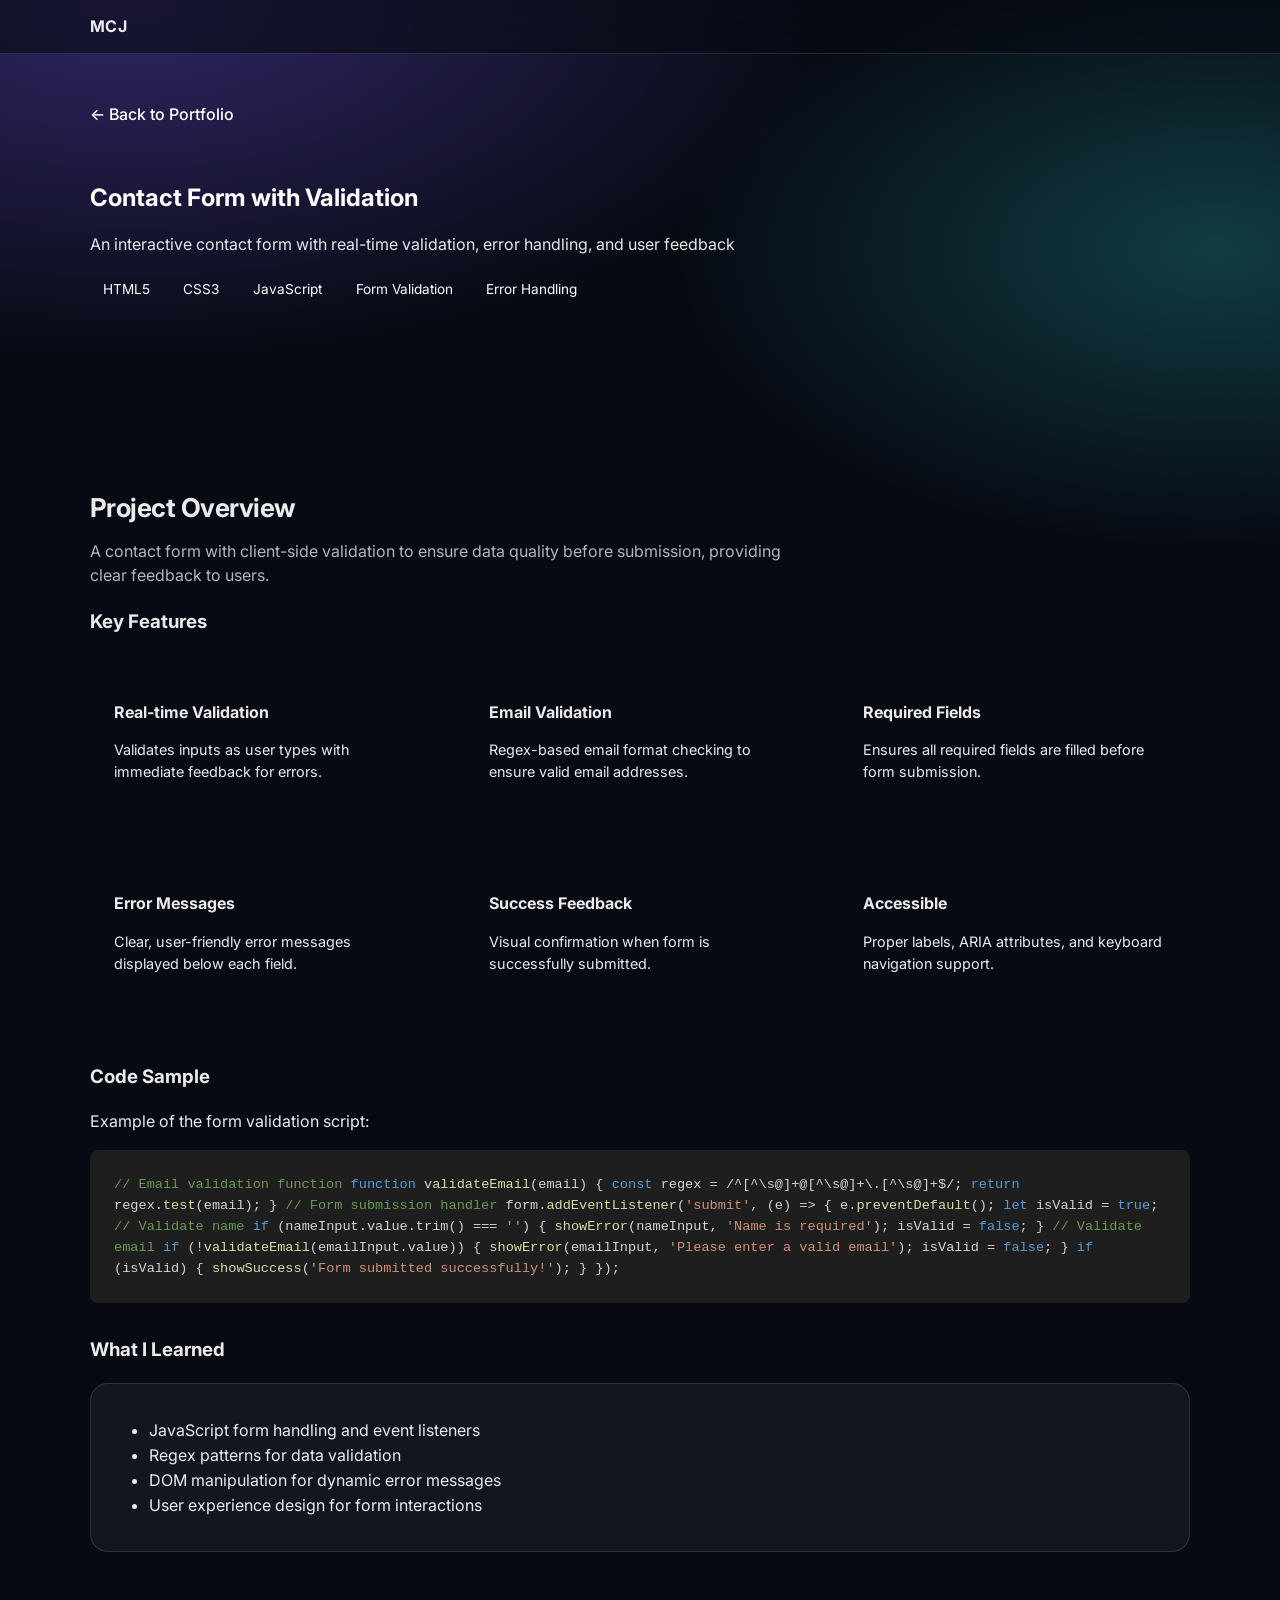
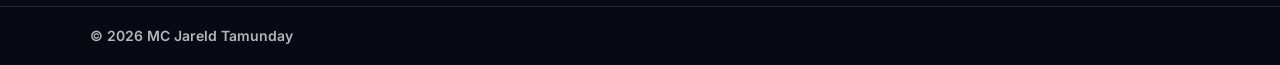
<file: project-contact-form.html>
<!doctype html>
<html lang="en">
  <head>
    <meta charset="UTF-8" />
    <meta name="viewport" content="width=device-width, initial-scale=1.0" />
    <title>Contact Form with Validation | MC Jareld Tamunday</title>
    <link rel="preconnect" href="https://fonts.googleapis.com" />
    <link rel="preconnect" href="https://fonts.gstatic.com" crossorigin />
    <link
      href="https://fonts.googleapis.com/css2?family=Inter:wght@400;500;600;700&display=swap"
      rel="stylesheet"
    />
    <link rel="stylesheet" href="styles.css" />
    <style>
      .project-hero {
        background: linear-gradient(135deg, var(--color-primary) 0%, #8b5cf6 100%);
        color: white;
        padding: 3rem 0;
        margin-bottom: 3rem;
      }
      .project-hero h1 {
        color: white;
        margin-bottom: 0.5rem;
      }
      .project-hero p {
        opacity: 0.9;
      }
      .feature-grid {
        display: grid;
        grid-template-columns: repeat(auto-fit, minmax(280px, 1fr));
        gap: 1.5rem;
        margin-bottom: 3rem;
      }
      .feature-card {
        background: var(--color-bg-alt);
        padding: 1.5rem;
        border-radius: 8px;
        border-left: 3px solid var(--color-primary);
      }
      .feature-card h4 {
        margin-bottom: 0.5rem;
        color: var(--color-text);
      }
      .feature-card p {
        color: var(--color-muted);
        font-size: 0.9rem;
      }
      .code-block {
        background: #1e1e1e;
        color: #d4d4d4;
        padding: 1.5rem;
        border-radius: 8px;
        overflow-x: auto;
        font-family: 'Consolas', 'Monaco', monospace;
        font-size: 0.85rem;
        margin-bottom: 2rem;
      }
      .code-block .comment {
        color: #6a9955;
      }
      .code-block .keyword {
        color: #569cd6;
      }
      .code-block .function {
        color: #dcdcaa;
      }
      .code-block .string {
        color: #ce9178;
      }
      .back-link {
        display: inline-block;
        margin-bottom: 2rem;
        color: var(--color-primary);
        text-decoration: none;
        font-weight: 500;
      }
      .back-link:hover {
        text-decoration: underline;
      }
      .tech-list {
        display: flex;
        flex-wrap: wrap;
        gap: 0.5rem;
        margin-bottom: 2rem;
      }
      .tech-list span {
        background: var(--color-bg-alt);
        padding: 0.4rem 0.8rem;
        border-radius: 20px;
        font-size: 0.85rem;
        color: var(--color-text);
      }
    </style>
  </head>
  <body>
    <header class="site-header">
      <div class="container header-inner">
        <a class="brand" href="index.html">MCJ</a>
      </div>
    </header>

    <main>
      <section class="project-hero">
        <div class="container">
          <a class="back-link" href="index.html" style="color: white;">← Back to Portfolio</a>
          <h1>Contact Form with Validation</h1>
          <p>An interactive contact form with real-time validation, error handling, and user feedback</p>
          <div class="tech-list">
            <span>HTML5</span>
            <span>CSS3</span>
            <span>JavaScript</span>
            <span>Form Validation</span>
            <span>Error Handling</span>
          </div>
        </div>
      </section>

      <section class="section">
        <div class="container">
          <div class="section-head">
            <h2>Project Overview</h2>
            <p>A contact form with client-side validation to ensure data quality before submission, providing clear feedback to users.</p>
          </div>

          <h3>Key Features</h3>
          <div class="feature-grid">
            <div class="feature-card">
              <h4>Real-time Validation</h4>
              <p>Validates inputs as user types with immediate feedback for errors.</p>
            </div>
            <div class="feature-card">
              <h4>Email Validation</h4>
              <p>Regex-based email format checking to ensure valid email addresses.</p>
            </div>
            <div class="feature-card">
              <h4>Required Fields</h4>
              <p>Ensures all required fields are filled before form submission.</p>
            </div>
            <div class="feature-card">
              <h4>Error Messages</h4>
              <p>Clear, user-friendly error messages displayed below each field.</p>
            </div>
            <div class="feature-card">
              <h4>Success Feedback</h4>
              <p>Visual confirmation when form is successfully submitted.</p>
            </div>
            <div class="feature-card">
              <h4>Accessible</h4>
              <p>Proper labels, ARIA attributes, and keyboard navigation support.</p>
            </div>
          </div>

          <h3>Code Sample</h3>
          <p style="color: var(--color-muted); margin-bottom: 1rem;">Example of the form validation script:</p>
          <div class="code-block">
<span class="comment">// Email validation function</span>
<span class="keyword">function</span> <span class="function">validateEmail</span>(email) {
  <span class="keyword">const</span> regex = /^[^\s@]+@[^\s@]+\.[^\s@]+$/;
  <span class="keyword">return</span> regex.<span class="function">test</span>(email);
}

<span class="comment">// Form submission handler</span>
form.<span class="function">addEventListener</span>(<span class="string">'submit'</span>, (e) => {
  e.<span class="function">preventDefault</span>();
  <span class="keyword">let</span> isValid = <span class="keyword">true</span>;
  
  <span class="comment">// Validate name</span>
  <span class="keyword">if</span> (nameInput.value.trim() === <span class="string">''</span>) {
    <span class="function">showError</span>(nameInput, <span class="string">'Name is required'</span>);
    isValid = <span class="keyword">false</span>;
  }
  
  <span class="comment">// Validate email</span>
  <span class="keyword">if</span> (!<span class="function">validateEmail</span>(emailInput.value)) {
    <span class="function">showError</span>(emailInput, <span class="string">'Please enter a valid email'</span>);
    isValid = <span class="keyword">false</span>;
  }
  
  <span class="keyword">if</span> (isValid) {
    <span class="function">showSuccess</span>(<span class="string">'Form submitted successfully!'</span>);
  }
});
          </div>

          <h3>What I Learned</h3>
          <div class="card">
            <ul>
              <li>JavaScript form handling and event listeners</li>
              <li>Regex patterns for data validation</li>
              <li>DOM manipulation for dynamic error messages</li>
              <li>User experience design for form interactions</li>
            </ul>
          </div>

        </div>
      </section>
    </main>

    <footer class="site-footer">
      <div class="container footer-inner">
        <div class="footer-left">© <span id="year"></span> MC Jareld Tamunday</div>
      </div>
    </footer>

    <script src="script.js"></script>
  </body>
</html>
</file>
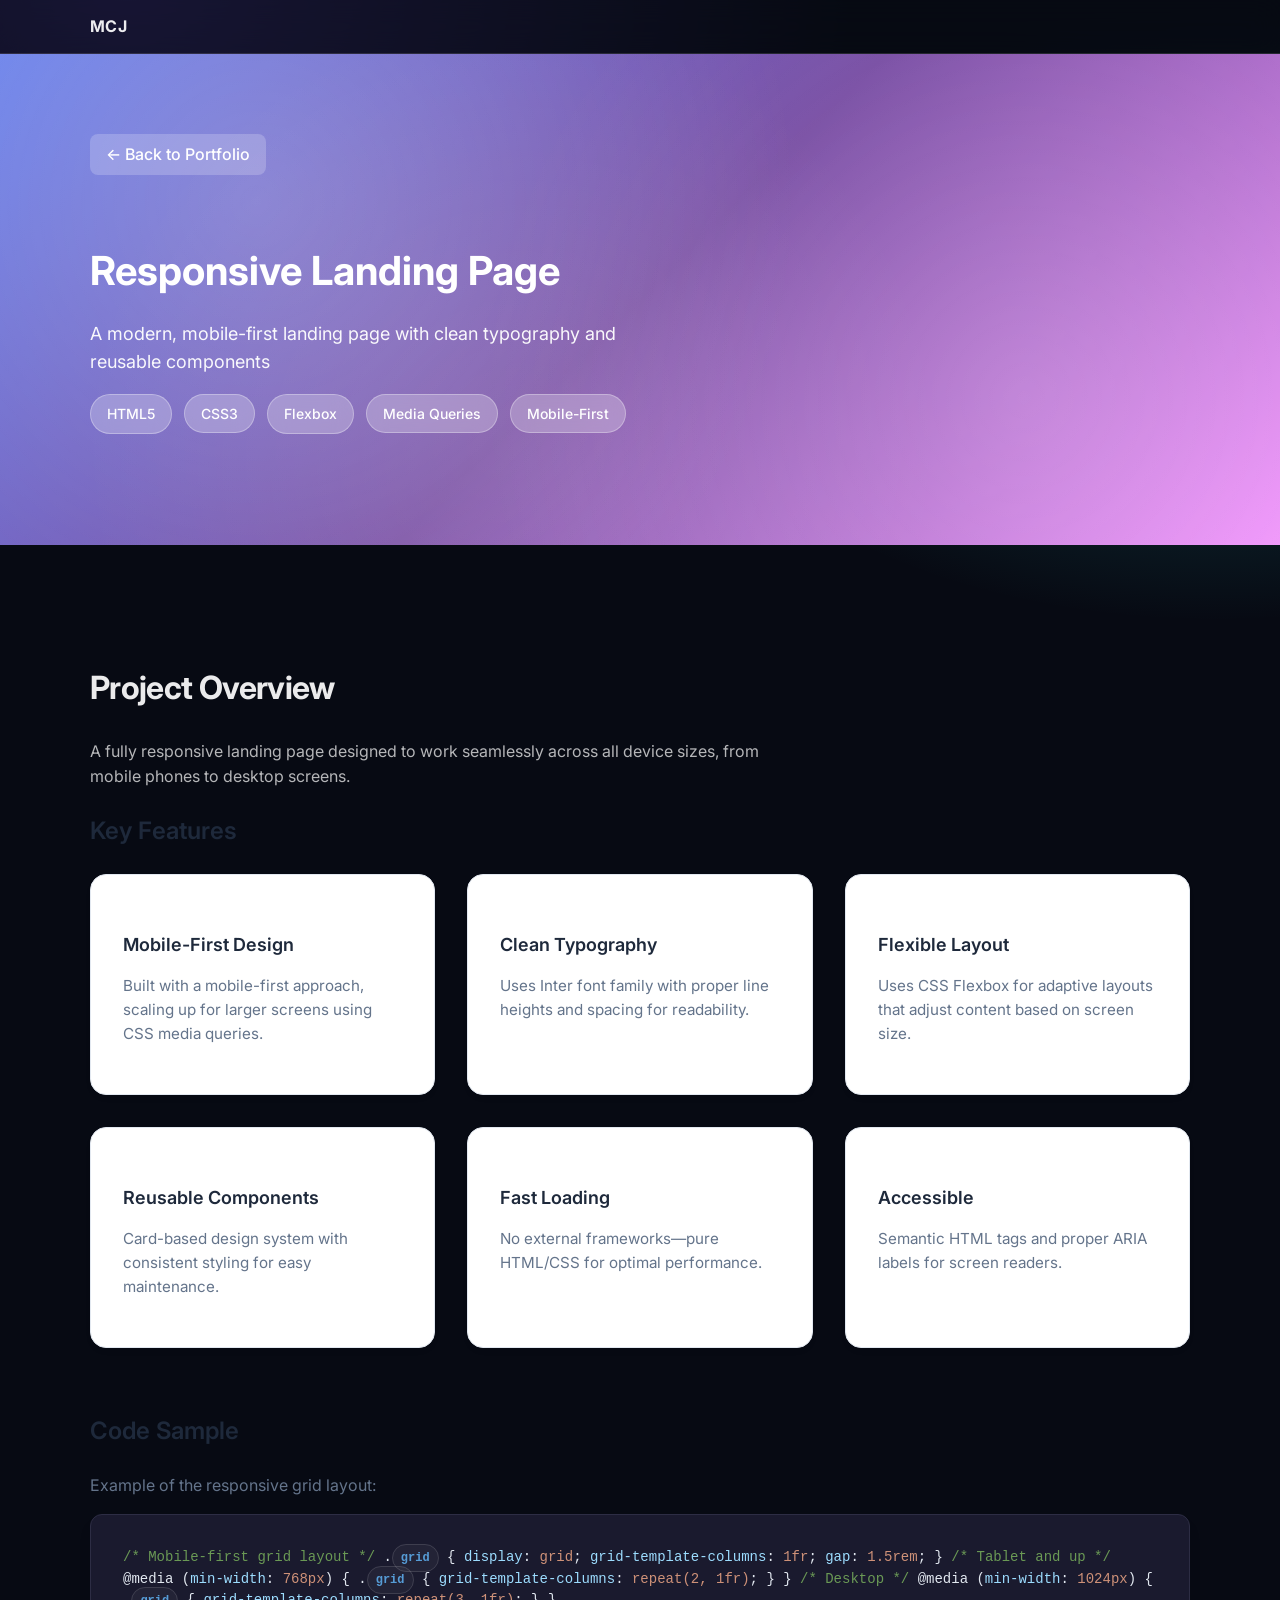
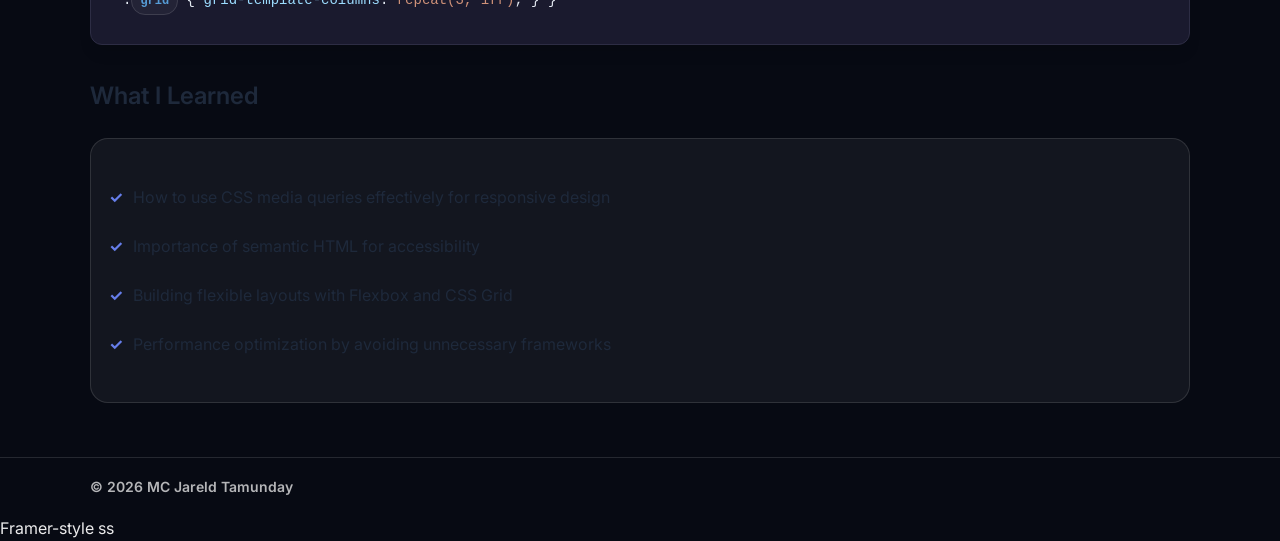
<file: project-landing-page.html>
<!doctype html>
<html lang="en">
  <head>
    <meta charset="UTF-8" />
    <meta name="viewport" content="width=device-width, initial-scale=1.0" />
    <title>Responsive Landing Page | MC Jareld Tamunday</title>
    <link rel="preconnect" href="https://fonts.googleapis.com" />
    <link rel="preconnect" href="https://fonts.gstatic.com" crossorigin />
    <link
      href="https://fonts.googleapis.com/css2?family=Inter:wght@400;500;600;700&display=swap"
      rel="stylesheet"
    />
    <link rel="stylesheet" href="styles.css" />
    <style>
      :root {
        --color-text: #1e293b;
        --color-muted: #64748b;
        --color-border: #e2e8f0;
        --color-bg-alt: #f8fafc;
      }
      html {
        scroll-behavior: smooth;
      }
      .project-hero {
        background: linear-gradient(135deg, #667eea 0%, #764ba2 50%, #f093fb 100%);
        color: white;
        padding: 5rem 0;
        margin-bottom: 4rem;
        position: relative;
        overflow: hidden;
      }
      .project-hero::before {
        content: '';
        position: absolute;
        top: 0;
        left: 0;
        right: 0;
        bottom: 0;
        background: 
          radial-gradient(circle at 20% 30%, rgba(255, 255, 255, 0.2) 0%, transparent 50%),
          radial-gradient(circle at 80% 70%, rgba(255, 255, 255, 0.15) 0%, transparent 50%),
          radial-gradient(circle at 40% 80%, rgba(255, 255, 255, 0.1) 0%, transparent 50%);
        animation: gradientMove 15s ease-in-out infinite;
      }
      @keyframes gradientMove {
        0%, 100% { 
          transform: translateX(0) translateY(0) scale(1);
          opacity: 1;
        }
        33% { 
          transform: translateX(30px) translateY(-30px) scale(1.1);
          opacity: 0.8;
        }
        66% { 
          transform: translateX(-20px) translateY(20px) scale(0.9);
          opacity: 0.9;
        }
      }
      .project-hero .container {
        position: relative;
        z-index: 1;
      }
      .project-hero h1 {
        color: white;
        margin-bottom: 0.75rem;
        font-size: 2.5rem;
        font-weight: 700;
      }
      .project-hero p {
        opacity: 0.95;
        font-size: 1.125rem;
        max-width: 600px;
      }
      .feature-grid {
        display: grid;
        grid-template-columns: repeat(auto-fit, minmax(300px, 1fr));
        gap: 2rem;
        margin-bottom: 4rem;
      }
      .feature-card {
        background: white;
        padding: 2rem;
        border-radius: 16px;
        border: 1px solid var(--color-border);
        box-shadow: 0 4px 6px -1px rgba(0, 0, 0, 0.05);
        transition: all 0.3s ease;
      }
      .feature-card:hover {
        transform: translateY(-4px);
        box-shadow: 0 20px 25px -5px rgba(0, 0, 0, 0.1);
        border-color: #667eea;
      }
      .feature-card h4 {
        margin-bottom: 0.75rem;
        color: var(--color-text);
        font-size: 1.125rem;
        font-weight: 600;
      }
      .feature-card p {
        color: var(--color-muted);
        font-size: 0.95rem;
        line-height: 1.6;
      }
      .code-block {
        background: #1a1a2e;
        color: #e2e8f0;
        padding: 2rem;
        border-radius: 12px;
        overflow-x: auto;
        font-family: 'Fira Code', 'Consolas', 'Monaco', monospace;
        font-size: 0.875rem;
        margin-bottom: 2rem;
        border: 1px solid #2d2d44;
        box-shadow: 0 10px 15px -3px rgba(0, 0, 0, 0.1);
      }
      .code-block .comment {
        color: #6a9955;
      }
      .code-block .tag {
        color: #569cd6;
      }
      .code-block .attr {
        color: #9cdcfe;
      }
      .code-block .value {
        color: #ce9178;
      }
      .back-link {
        display: inline-flex;
        align-items: center;
        margin-bottom: 2rem;
        color: white;
        text-decoration: none;
        font-weight: 500;
        padding: 0.5rem 1rem;
        background: rgba(255, 255, 255, 0.2);
        border-radius: 8px;
        transition: all 0.3s ease;
      }
      .back-link:hover {
        background: rgba(255, 255, 255, 0.3);
        transform: translateX(-4px);
      }
      .tech-list {
        display: flex;
        flex-wrap: wrap;
        gap: 0.75rem;
        margin-bottom: 2rem;
      }
      .tech-list span {
        background: rgba(255, 255, 255, 0.25);
        padding: 0.5rem 1rem;
        border-radius: 25px;
        font-size: 0.875rem;
        color: white;
        font-weight: 500;
        backdrop-filter: blur(10px);
        border: 1px solid rgba(255, 255, 255, 0.3);
      }
      .section h2 {
        font-size: 2rem;
        font-weight: 700;
        margin-bottom: 1rem;
      }
      .section h3 {
        font-size: 1.5rem;
        font-weight: 600;
        margin-bottom: 1.5rem;
        color: var(--color-text);
      }
      .card ul {
        list-style: none;
        padding: 0;
      }
      .card ul li {
        padding: 0.75rem 0;
        padding-left: 1.5rem;
        position: relative;
        color: var(--color-text);
      }
      .card ul li::before {
        content: '✓';
        position: absolute;
        left: 0;
        color: #667eea;
        font-weight: bold;
      }
      .reveal {
        opacity: 0;
        transform: translateY(80px) scale(0.95);
        transition: all 1s cubic-bezier(0.16, 1, 0.3, 1);
      }
      .reveal.active {
        opacity: 1;
        transform: translateY(0) scale(1);
      }
      .feature-card.reveal,
      .code-block.reveal,
      .card.reveal {
        opacity: 0;
        transform: translateY(80px) scale(0.95);
        transition: all 1s cubic-bezier(0.16, 1, 0.3, 1);
      }
      .feature-card.reveal.active,
      .code-block.reveal.active,
      .card.reveal.active {
        opacity: 1;
        transform: translateY(0) scale(1);
      }
      .feature-card:nth-child(1) { transition-delay: 0s; }
      .feature-card:nth-child(2) { transition-delay: 0.08s; }
      .feature-card:nth-child(3) { transition-delay: 0.16s; }
      .feature-card:nth-child(4) { transition-delay: 0.24s; }
      .feature-card:nth-child(5) { transition-delay: 0.32s; }
      .feature-card:nth-child(6) { transition-delay: 0.4s; }
    </style>
  </head>
  <body>
    <header class="site-header">
      <div class="container header-inner">
        <a class="brand" href="index.html">MCJ</a>
      </div>
    </header>

    <main>
      <section class="project-hero">
        <div class="container">
          <a class="back-link" href="index.html" style="color: white;">← Back to Portfolio</a>
          <h1>Responsive Landing Page</h1>
          <p>A modern, mobile-first landing page with clean typography and reusable components</p>
          <div class="tech-list">
            <span>HTML5</span>
            <span>CSS3</span>
            <span>Flexbox</span>
            <span>Media Queries</span>
            <span>Mobile-First</span>
          </div>
        </div>
      </section>

      <section class="section">
        <div class="container">
          <div class="section-head">
            <h2>Project Overview</h2>
            <p>A fully responsive landing page designed to work seamlessly across all device sizes, from mobile phones to desktop screens.</p>
          </div>

          <h3>Key Features</h3>
          <div class="feature-grid">
            <div class="feature-card">
              <h4>Mobile-First Design</h4>
              <p>Built with a mobile-first approach, scaling up for larger screens using CSS media queries.</p>
            </div>
            <div class="feature-card">
              <h4>Clean Typography</h4>
              <p>Uses Inter font family with proper line heights and spacing for readability.</p>
            </div>
            <div class="feature-card">
              <h4>Flexible Layout</h4>
              <p>Uses CSS Flexbox for adaptive layouts that adjust content based on screen size.</p>
            </div>
            <div class="feature-card">
              <h4>Reusable Components</h4>
              <p>Card-based design system with consistent styling for easy maintenance.</p>
            </div>
            <div class="feature-card">
              <h4>Fast Loading</h4>
              <p>No external frameworks—pure HTML/CSS for optimal performance.</p>
            </div>
            <div class="feature-card">
              <h4>Accessible</h4>
              <p>Semantic HTML tags and proper ARIA labels for screen readers.</p>
            </div>
          </div>

          <h3>Code Sample</h3>
          <p style="color: var(--color-muted); margin-bottom: 1rem;">Example of the responsive grid layout:</p>
          <div class="code-block">
<span class="comment">/* Mobile-first grid layout */</span>
.<span class="tag">grid</span> {
  <span class="attr">display</span>: <span class="value">grid</span>;
  <span class="attr">grid-template-columns</span>: <span class="value">1fr</span>;
  <span class="attr">gap</span>: <span class="value">1.5rem</span>;
}

<span class="comment">/* Tablet and up */</span>
@media (<span class="attr">min-width</span>: <span class="value">768px</span>) {
  .<span class="tag">grid</span> {
    <span class="attr">grid-template-columns</span>: <span class="value">repeat(2, 1fr)</span>;
  }
}

<span class="comment">/* Desktop */</span>
@media (<span class="attr">min-width</span>: <span class="value">1024px</span>) {
  .<span class="tag">grid</span> {
    <span class="attr">grid-template-columns</span>: <span class="value">repeat(3, 1fr)</span>;
  }
}
          </div>

          <h3>What I Learned</h3>
          <div class="card">
            <ul>
              <li>How to use CSS media queries effectively for responsive design</li>
              <li>Importance of semantic HTML for accessibility</li>
              <li>Building flexible layouts with Flexbox and CSS Grid</li>
              <li>Performance optimization by avoiding unnecessary frameworks</li>
            </ul>
          </div>

        </div>
      </section>
    </main>

    <footer class="site-footer">
      <div class="container footer-inner">
        <div class="footer-left">© <span id="year"></span> MC Jareld Tamunday</div>
      </div>
    </footer>
Framer-style ss
    <script src="script.js"></script>
    <script>
      // Scroll reveal animation
      const revealElements = document.querySelectorAll('.feature-card, .code-block, .card');
      
      const revealOnScroll = () => {
        reconst revealPoint = windowHeight * 0.85;vealElements.forEach(element => {
          
          const elementTop revealPo eeingClientRect().top;
          const windowHeight = window.innerHeight;
          
        });
      };
      
      // Parallax effect for hero
      const hero = document.querySelector('.project-hero');
      window.addEventListener('scroll', () => {
        const scrolled = window.pageYOffset;
        if (hero) {
          hero.style.transform = `translateY(${scrolled * 0.3 px `i
        }f (elementTop < windowHeight - 100) {
       )     element.classList.add('reveal', 'active');
          }
        });, { passive: true }
      };
      
      window.addEventListener('scroll', revealOnScroll);
      window.addEventListener('load', revealOnScroll);
    </script>
  </body>
</html>
</file>
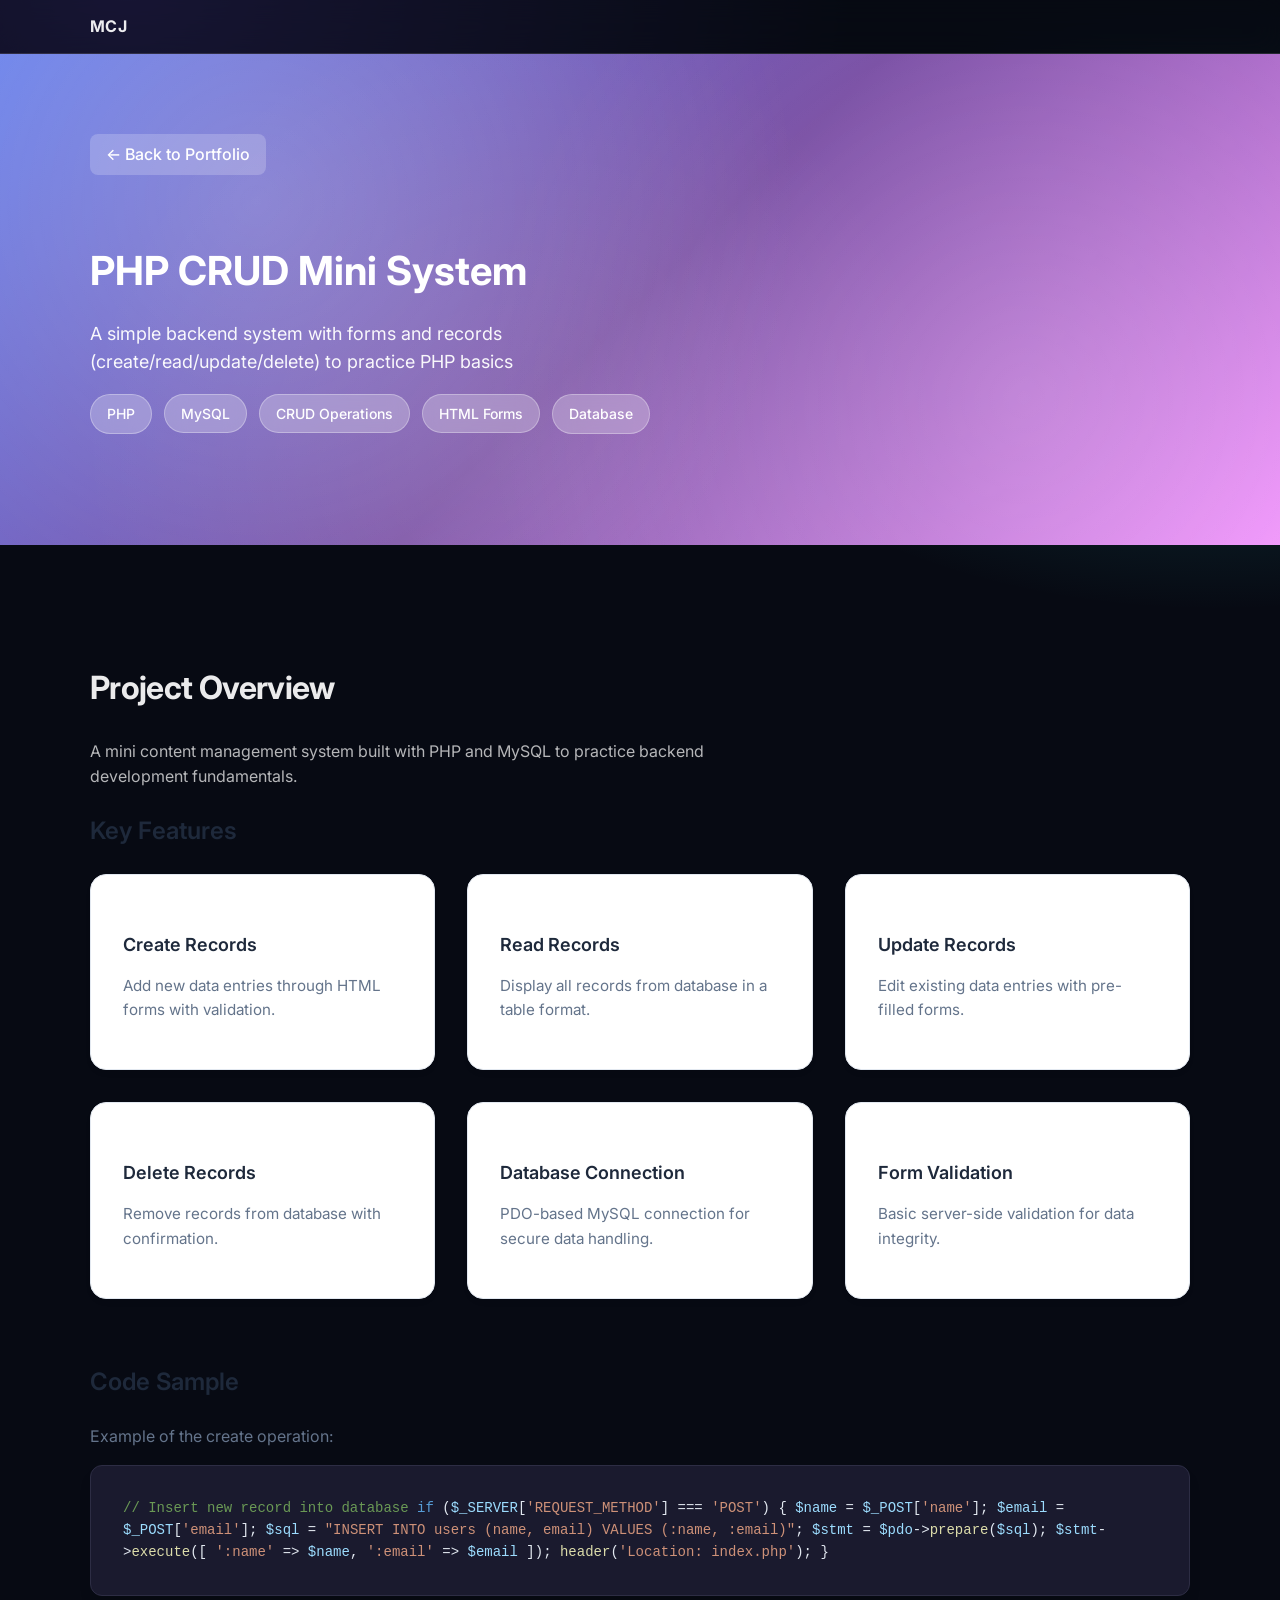
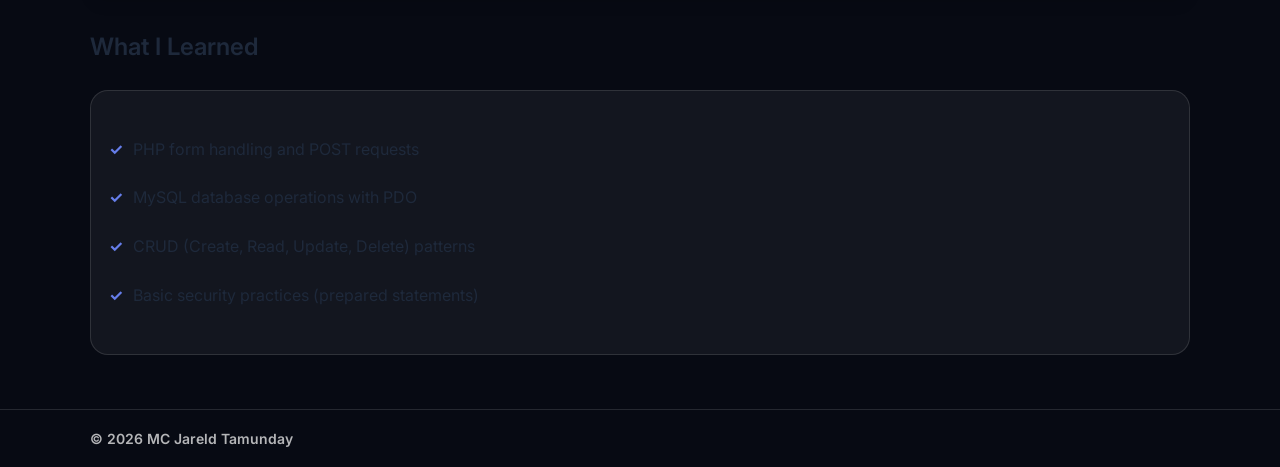
<file: project-php-crud.html>
<!doctype html>
<html lang="en">
  <head>
    <meta charset="UTF-8" />
    <meta name="viewport" content="width=device-width, initial-scale=1.0" />
    <title>PHP CRUD Mini System | MC Jareld Tamunday</title>
    <link rel="preconnect" href="https://fonts.googleapis.com" />
    <link rel="preconnect" href="https://fonts.gstatic.com" crossorigin />
    <link
      href="https://fonts.googleapis.com/css2?family=Inter:wght@400;500;600;700&display=swap"
      rel="stylesheet"
    />
    <link rel="stylesheet" href="styles.css" />
    <style>
      :root {
        --color-text: #1e293b;
        --color-muted: #64748b;
        --color-border: #e2e8f0;
        --color-bg-alt: #f8fafc;
      }
      html {
        scroll-behavior: smooth;
      }
      .project-hero {
        background: linear-gradient(135deg, #667eea 0%, #764ba2 50%, #f093fb 100%);
        color: white;
        padding: 5rem 0;
        margin-bottom: 4rem;
        position: relative;
        overflow: hidden;
      }
      .project-hero::before {
        content: '';
        position: absolute;
        top: 0;
        left: 0;
        right: 0;
        bottom: 0;
        background: 
          radial-gradient(circle at 20% 30%, rgba(255, 255, 255, 0.2) 0%, transparent 50%),
          radial-gradient(circle at 80% 70%, rgba(255, 255, 255, 0.15) 0%, transparent 50%),
          radial-gradient(circle at 40% 80%, rgba(255, 255, 255, 0.1) 0%, transparent 50%);
        animation: gradientMove 15s ease-in-out infinite;
      }
      @keyframes gradientMove {
        0%, 100% { 
          transform: translateX(0) translateY(0) scale(1);
          opacity: 1;
        }
        33% { 
          transform: translateX(30px) translateY(-30px) scale(1.1);
          opacity: 0.8;
        }
        66% { 
          transform: translateX(-20px) translateY(20px) scale(0.9);
          opacity: 0.9;
        }
      }
      .project-hero .container {
        position: relative;
        z-index: 1;
      }
      .project-hero h1 {
        color: white;
        margin-bottom: 0.75rem;
        font-size: 2.5rem;
        font-weight: 700;
      }
      .project-hero p {
        opacity: 0.95;
        font-size: 1.125rem;
        max-width: 600px;
      }
      .feature-grid {
        display: grid;
        grid-template-columns: repeat(auto-fit, minmax(300px, 1fr));
        gap: 2rem;
        margin-bottom: 4rem;
      }
      .feature-card {
        background: white;
        padding: 2rem;
        border-radius: 16px;
        border: 1px solid var(--color-border);
        box-shadow: 0 4px 6px -1px rgba(0, 0, 0, 0.05);
        transition: all 0.3s ease;
      }
      .feature-card:hover {
        transform: translateY(-4px);
        box-shadow: 0 20px 25px -5px rgba(0, 0, 0, 0.1);
        border-color: #667eea;
      }
      .feature-card h4 {
        margin-bottom: 0.75rem;
        color: var(--color-text);
        font-size: 1.125rem;
        font-weight: 600;
      }
      .feature-card p {
        color: var(--color-muted);
        font-size: 0.95rem;
        line-height: 1.6;
      }
      .code-block {
        background: #1a1a2e;
        color: #e2e8f0;
        padding: 2rem;
        border-radius: 12px;
        overflow-x: auto;
        font-family: 'Fira Code', 'Consolas', 'Monaco', monospace;
        font-size: 0.875rem;
        margin-bottom: 2rem;
        border: 1px solid #2d2d44;
        box-shadow: 0 10px 15px -3px rgba(0, 0, 0, 0.1);
      }
      .code-block .comment {
        color: #6a9955;
      }
      .code-block .keyword {
        color: #569cd6;
      }
      .code-block .function {
        color: #dcdcaa;
      }
      .code-block .string {
        color: #ce9178;
      }
      .code-block .variable {
        color: #9cdcfe;
      }
      .back-link {
        display: inline-flex;
        align-items: center;
        margin-bottom: 2rem;
        color: white;
        text-decoration: none;
        font-weight: 500;
        padding: 0.5rem 1rem;
        background: rgba(255, 255, 255, 0.2);
        border-radius: 8px;
        transition: all 0.3s ease;
      }
      .back-link:hover {
        background: rgba(255, 255, 255, 0.3);
        transform: translateX(-4px);
      }
      .tech-list {
        display: flex;
        flex-wrap: wrap;
        gap: 0.75rem;
        margin-bottom: 2rem;
      }
      .tech-list span {
        background: rgba(255, 255, 255, 0.25);
        padding: 0.5rem 1rem;
        border-radius: 25px;
        font-size: 0.875rem;
        color: white;
        font-weight: 500;
        backdrop-filter: blur(10px);
        border: 1px solid rgba(255, 255, 255, 0.3);
      }
      .section h2 {
        font-size: 2rem;
        font-weight: 700;
        margin-bottom: 1rem;
      }
      .section h3 {
        font-size: 1.5rem;
        font-weight: 600;
        margin-bottom: 1.5rem;
        color: var(--color-text);
      }
      .card ul {
        list-style: none;
        padding: 0;
      }
      .card ul li {
        padding: 0.75rem 0;
        padding-left: 1.5rem;
        position: relative;
        color: var(--color-text);
      }
      .card ul li::before {
        content: '✓';
        position: absolute;
        left: 0;
        color: #667eea;
        font-weight: bold;
      }
      .reveal {
        opacity: 0;
        transform: translateY(50px);
        transition: all 0.8s ease;
      }
      .reveal.active {
        opacity: 1;
        transform: translateY(0);
      }
      .feature-card.reveal,
      .code-block.reveal,
      .card.reveal {
        opacity: 0;
        transform: translateY(50px);
        transition: all 0.8s ease;
      }
      .feature-card.reveal.active,
      .code-block.reveal.active,
      .card.reveal.active {
        opacity: 1;
        transform: translateY(0);
      }
      .feature-card:nth-child(1) { transition-delay: 0.1s; }
      .feature-card:nth-child(2) { transition-delay: 0.2s; }
      .feature-card:nth-child(3) { transition-delay: 0.3s; }
      .feature-card:nth-child(4) { transition-delay: 0.4s; }
      .feature-card:nth-child(5) { transition-delay: 0.5s; }
      .feature-card:nth-child(6) { transition-delay: 0.6s; }
    </style>
  </head>
  <body>
    <header class="site-header">
      <div class="container header-inner">
        <a class="brand" href="index.html">MCJ</a>
      </div>
    </header>

    <main>
      <section class="project-hero">
        <div class="container">
          <a class="back-link" href="index.html" style="color: white;">← Back to Portfolio</a>
          <h1>PHP CRUD Mini System</h1>
          <p>A simple backend system with forms and records (create/read/update/delete) to practice PHP basics</p>
          <div class="tech-list">
            <span>PHP</span>
            <span>MySQL</span>
            <span>CRUD Operations</span>
            <span>HTML Forms</span>
            <span>Database</span>
          </div>
        </div>
      </section>

      <section class="section">
        <div class="container">
          <div class="section-head">
            <h2>Project Overview</h2>
            <p>A mini content management system built with PHP and MySQL to practice backend development fundamentals.</p>
          </div>

          <h3>Key Features</h3>
          <div class="feature-grid">
            <div class="feature-card">
              <h4>Create Records</h4>
              <p>Add new data entries through HTML forms with validation.</p>
            </div>
            <div class="feature-card">
              <h4>Read Records</h4>
              <p>Display all records from database in a table format.</p>
            </div>
            <div class="feature-card">
              <h4>Update Records</h4>
              <p>Edit existing data entries with pre-filled forms.</p>
            </div>
            <div class="feature-card">
              <h4>Delete Records</h4>
              <p>Remove records from database with confirmation.</p>
            </div>
            <div class="feature-card">
              <h4>Database Connection</h4>
              <p>PDO-based MySQL connection for secure data handling.</p>
            </div>
            <div class="feature-card">
              <h4>Form Validation</h4>
              <p>Basic server-side validation for data integrity.</p>
            </div>
          </div>

          <h3>Code Sample</h3>
          <p style="color: var(--color-muted); margin-bottom: 1rem;">Example of the create operation:</p>
          <div class="code-block">
<span class="comment">// Insert new record into database</span>
<span class="keyword">if</span> (<span class="variable">$_SERVER</span>[<span class="string">'REQUEST_METHOD'</span>] === <span class="string">'POST'</span>) {
  <span class="variable">$name</span> = <span class="variable">$_POST</span>[<span class="string">'name'</span>];
  <span class="variable">$email</span> = <span class="variable">$_POST</span>[<span class="string">'email'</span>];
  
  <span class="variable">$sql</span> = <span class="string">"INSERT INTO users (name, email) VALUES (:name, :email)"</span>;
  <span class="variable">$stmt</span> = <span class="variable">$pdo</span>-><span class="function">prepare</span>(<span class="variable">$sql</span>);
  <span class="variable">$stmt</span>-><span class="function">execute</span>([
    <span class="string">':name'</span> => <span class="variable">$name</span>,
    <span class="string">':email'</span> => <span class="variable">$email</span>
  ]);
  
  <span class="function">header</span>(<span class="string">'Location: index.php'</span>);
}
          </div>

          <h3>What I Learned</h3>
          <div class="card">
            <ul>
              <li>PHP form handling and POST requests</li>
              <li>MySQL database operations with PDO</li>
              <li>CRUD (Create, Read, Update, Delete) patterns</li>
              <li>Basic security practices (prepared statements)</li>
            </ul>
          </div>

        </div>
      </section>
    </main>

    <footer class="site-footer">
      <div class="container footer-inner">
        <div class="footer-left">© <span id="year"></span> MC Jareld Tamunday</div>
      </div>
    </footer>

    <script src="script.js"></script>
    <script>
      const revealElements = document.querySelectorAll('.feature-card, .code-block, .card');
      
      const revealOnScroll = () => {
        revealElements.forEach(element => {
          const elementTop = element.getBoundingClientRect().top;
          const windowHeight = window.innerHeight;
          
          if (elementTop < windowHeight - 100) {
            element.classList.add('reveal', 'active');
          }
        });
      };
      
      window.addEventListener('scroll', revealOnScroll);
      window.addEventListener('load', revealOnScroll);
    </script>
  </body>
</html>
</file>
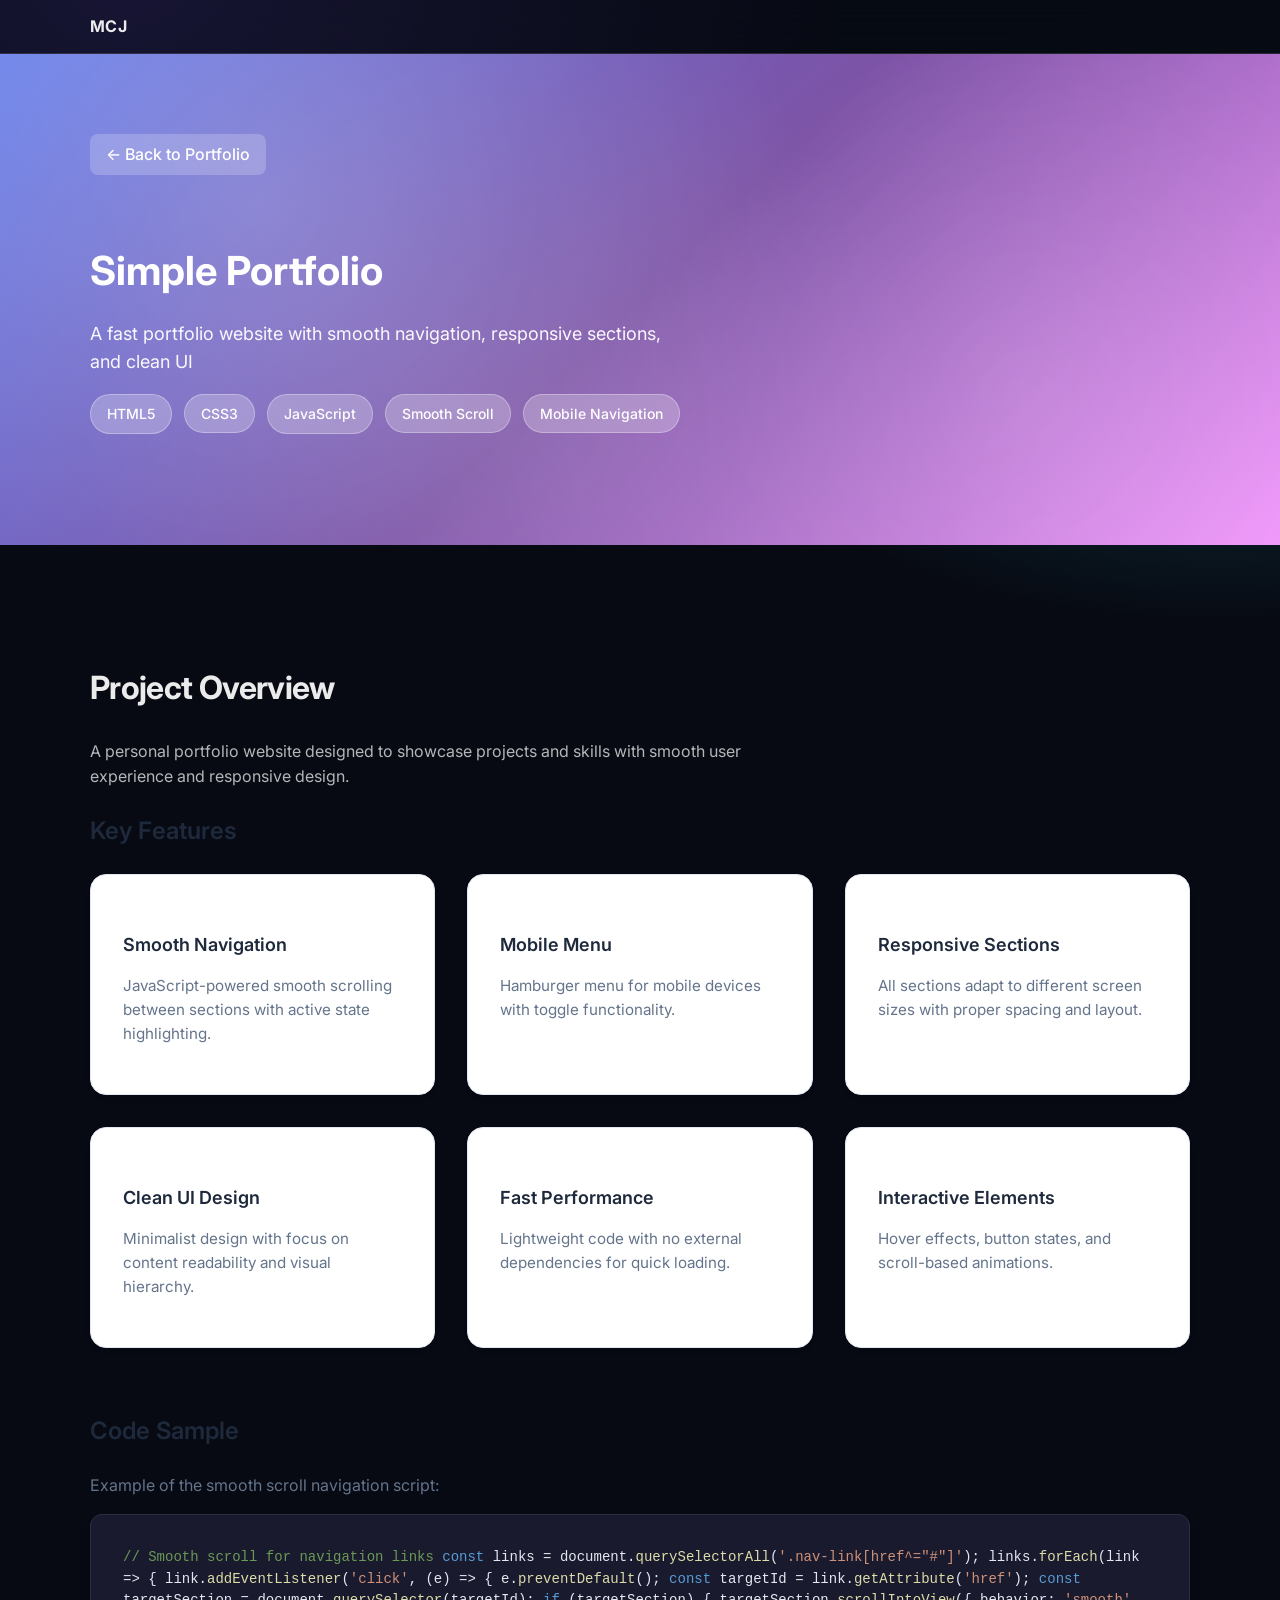
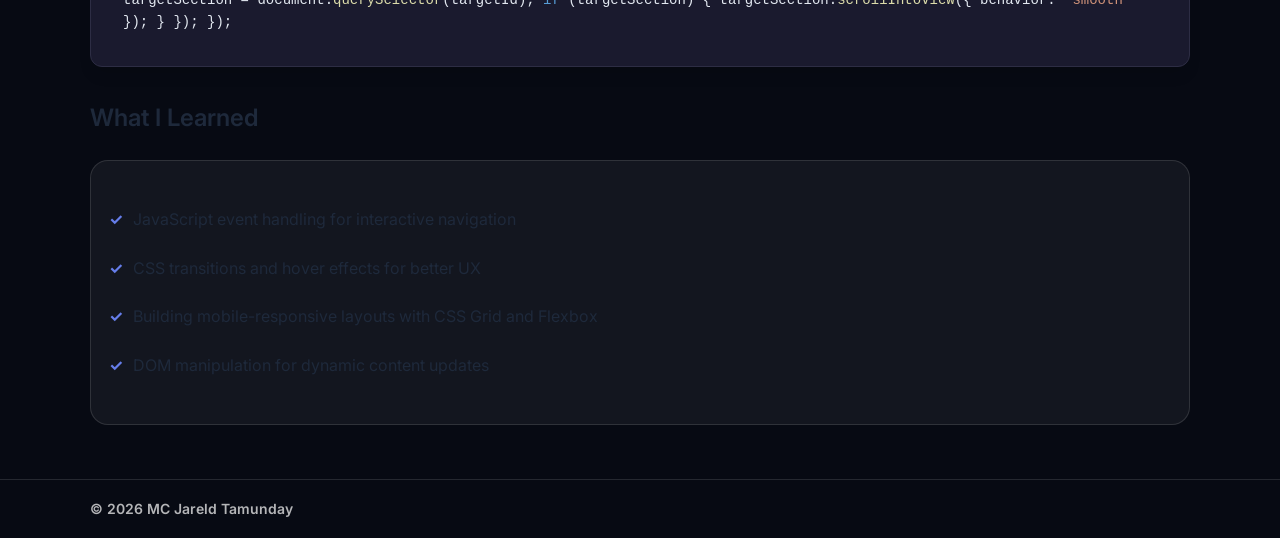
<file: project-portfolio.html>
<!doctype html>
<html lang="en">
  <head>
    <meta charset="UTF-8" />
    <meta name="viewport" content="width=device-width, initial-scale=1.0" />
    <title>Simple Portfolio | MC Jareld Tamunday</title>
    <link rel="preconnect" href="https://fonts.googleapis.com" />
    <link rel="preconnect" href="https://fonts.gstatic.com" crossorigin />
    <link
      href="https://fonts.googleapis.com/css2?family=Inter:wght@400;500;600;700&display=swap"
      rel="stylesheet"
    />
    <link rel="stylesheet" href="styles.css" />
    <style>
      :root {
        --color-text: #1e293b;
        --color-muted: #64748b;
        --color-border: #e2e8f0;
        --color-bg-alt: #f8fafc;
      }
      html {
        scroll-behavior: smooth;
      }
      .project-hero {
        background: linear-gradient(135deg, #667eea 0%, #764ba2 50%, #f093fb 100%);
        color: white;
        padding: 5rem 0;
        margin-bottom: 4rem;
        position: relative;
        overflow: hidden;
      }
      .project-hero::before {
        content: '';
        position: absolute;
        top: 0;
        left: 0;
        right: 0;
        bottom: 0;
        background: 
          radial-gradient(circle at 20% 30%, rgba(255, 255, 255, 0.2) 0%, transparent 50%),
          radial-gradient(circle at 80% 70%, rgba(255, 255, 255, 0.15) 0%, transparent 50%),
          radial-gradient(circle at 40% 80%, rgba(255, 255, 255, 0.1) 0%, transparent 50%);
        animation: gradientMove 15s ease-in-out infinite;
      }
      @keyframes gradientMove {
        0%, 100% { 
          transform: translateX(0) translateY(0) scale(1);
          opacity: 1;
        }
        33% { 
          transform: translateX(30px) translateY(-30px) scale(1.1);
          opacity: 0.8;
        }
        66% { 
          transform: translateX(-20px) translateY(20px) scale(0.9);
          opacity: 0.9;
        }
      }
      .project-hero .container {
        position: relative;
        z-index: 1;
      }
      .project-hero h1 {
        color: white;
        margin-bottom: 0.75rem;
        font-size: 2.5rem;
        font-weight: 700;
      }
      .project-hero p {
        opacity: 0.95;
        font-size: 1.125rem;
        max-width: 600px;
      }
      .feature-grid {
        display: grid;
        grid-template-columns: repeat(auto-fit, minmax(300px, 1fr));
        gap: 2rem;
        margin-bottom: 4rem;
      }
      .feature-card {
        background: white;
        padding: 2rem;
        border-radius: 16px;
        border: 1px solid var(--color-border);
        box-shadow: 0 4px 6px -1px rgba(0, 0, 0, 0.05);
        transition: all 0.3s ease;
      }
      .feature-card:hover {
        transform: translateY(-4px);
        box-shadow: 0 20px 25px -5px rgba(0, 0, 0, 0.1);
        border-color: #667eea;
      }
      .feature-card h4 {
        margin-bottom: 0.75rem;
        color: var(--color-text);
        font-size: 1.125rem;
        font-weight: 600;
      }
      .feature-card p {
        color: var(--color-muted);
        font-size: 0.95rem;
        line-height: 1.6;
      }
      .code-block {
        background: #1a1a2e;
        color: #e2e8f0;
        padding: 2rem;
        border-radius: 12px;
        overflow-x: auto;
        font-family: 'Fira Code', 'Consolas', 'Monaco', monospace;
        font-size: 0.875rem;
        margin-bottom: 2rem;
        border: 1px solid #2d2d44;
        box-shadow: 0 10px 15px -3px rgba(0, 0, 0, 0.1);
      }
      .code-block .comment {
        color: #6a9955;
      }
      .code-block .keyword {
        color: #569cd6;
      }
      .code-block .function {
        color: #dcdcaa;
      }
      .code-block .string {
        color: #ce9178;
      }
      .back-link {
        display: inline-flex;
        align-items: center;
        margin-bottom: 2rem;
        color: white;
        text-decoration: none;
        font-weight: 500;
        padding: 0.5rem 1rem;
        background: rgba(255, 255, 255, 0.2);
        border-radius: 8px;
        transition: all 0.3s ease;
      }
      .back-link:hover {
        background: rgba(255, 255, 255, 0.3);
        transform: translateX(-4px);
      }
      .tech-list {
        display: flex;
        flex-wrap: wrap;
        gap: 0.75rem;
        margin-bottom: 2rem;
      }
      .tech-list span {
        background: rgba(255, 255, 255, 0.25);
        padding: 0.5rem 1rem;
        border-radius: 25px;
        font-size: 0.875rem;
        color: white;
        font-weight: 500;
        backdrop-filter: blur(10px);
        border: 1px solid rgba(255, 255, 255, 0.3);
      }
      .section h2 {
        font-size: 2rem;
        font-weight: 700;
        margin-bottom: 1rem;
      }
      .section h3 {
        font-size: 1.5rem;
        font-weight: 600;
        margin-bottom: 1.5rem;
        color: var(--color-text);
      }
      .card ul {
        list-style: none;
        padding: 0;
      }
      .card ul li {
        padding: 0.75rem 0;
        padding-left: 1.5rem;
        position: relative;
        color: var(--color-text);
      }
      .card ul li::before {
        content: '✓';
        position: absolute;
        left: 0;
        color: #667eea;
        font-weight: bold;
      }
      .reveal {
        opacity: 0;
        transform: translateY(80px) scale(0.95);
        transition: all 1s cubic-bezier(0.16, 1, 0.3, 1);
      }
      .reveal.active {
        opacity: 1;
        transform: translateY(0) scale(1);
      }
      .feature-card.reveal,
      .code-block.reveal,
      .card.reveal {
        opacity: 0;
        transform: translateY(80px) scale(0.95);
        transition: all 1s cubic-bezier(0.16, 1, 0.3, 1);
      }
      .feature-card.reveal.active,
      .code-block.reveal.active,
      .card.reveal.active {
        opacity: 1;
        transform: translateY(0) scale(1);
      }
      .feature-card:nth-child(1) { transition-delay: 0s; }
      .feature-card:nth-child(2) { transition-delay: 0.08s; }
      .feature-card:nth-child(3) { transition-delay: 0.16s; }
      .feature-card:nth-child(4) { transition-delay: 0.24s; }
      .feature-card:nth-child(5) { transition-delay: 0.32s; }
      .feature-card:nth-child(6) { transition-delay: 0.4s; }
    </style>
  </head>
  <body>
    <header class="site-header">
      <div class="container header-inner">
        <a class="brand" href="index.html">MCJ</a>
      </div>
    </header>

    <main>
      <section class="project-hero">
        <div class="container">
          <a class="back-link" href="index.html" style="color: white;">← Back to Portfolio</a>
          <h1>Simple Portfolio</h1>
          <p>A fast portfolio website with smooth navigation, responsive sections, and clean UI</p>
          <div class="tech-list">
            <span>HTML5</span>
            <span>CSS3</span>
            <span>JavaScript</span>
            <span>Smooth Scroll</span>
            <span>Mobile Navigation</span>
          </div>
        </div>
      </section>

      <section class="section">
        <div class="container">
          <div class="section-head">
            <h2>Project Overview</h2>
            <p>A personal portfolio website designed to showcase projects and skills with smooth user experience and responsive design.</p>
          </div>

          <h3>Key Features</h3>
          <div class="feature-grid">
            <div class="feature-card">
              <h4>Smooth Navigation</h4>
              <p>JavaScript-powered smooth scrolling between sections with active state highlighting.</p>
            </div>
            <div class="feature-card">
              <h4>Mobile Menu</h4>
              <p>Hamburger menu for mobile devices with toggle functionality.</p>
            </div>
            <div class="feature-card">
              <h4>Responsive Sections</h4>
              <p>All sections adapt to different screen sizes with proper spacing and layout.</p>
            </div>
            <div class="feature-card">
              <h4>Clean UI Design</h4>
              <p>Minimalist design with focus on content readability and visual hierarchy.</p>
            </div>
            <div class="feature-card">
              <h4>Fast Performance</h4>
              <p>Lightweight code with no external dependencies for quick loading.</p>
            </div>
            <div class="feature-card">
              <h4>Interactive Elements</h4>
              <p>Hover effects, button states, and scroll-based animations.</p>
            </div>
          </div>

          <h3>Code Sample</h3>
          <p style="color: var(--color-muted); margin-bottom: 1rem;">Example of the smooth scroll navigation script:</p>
          <div class="code-block">
<span class="comment">// Smooth scroll for navigation links</span>
<span class="keyword">const</span> links = document.<span class="function">querySelectorAll</span>(<span class="string">'.nav-link[href^="#"]'</span>);

links.<span class="function">forEach</span>(link => {
  link.<span class="function">addEventListener</span>(<span class="string">'click'</span>, (e) => {
    e.<span class="function">preventDefault</span>();
    <span class="keyword">const</span> targetId = link.<span class="function">getAttribute</span>(<span class="string">'href'</span>);
    <span class="keyword">const</span> targetSection = document.<span class="function">querySelector</span>(targetId);
    
    <span class="keyword">if</span> (targetSection) {
      targetSection.<span class="function">scrollIntoView</span>({ behavior: <span class="string">'smooth'</span> });
    }
  });
});
          </div>

          <h3>What I Learned</h3>
          <div class="card">
            <ul>
              <li>JavaScript event handling for interactive navigation</li>
              <li>CSS transitions and hover effects for better UX</li>
              <li>Building mobile-responsive layouts with CSS Grid and Flexbox</li>
              <li>DOM manipulation for dynamic content updates</li>
            </ul>
          </div>

        </div>
      </section>
    </main>

    <footer class="site-footer">
      <div class="container footer-inner">
        <div class="footer-left">© <span id="year"></span> MC Jareld Tamunday</div>
      </div>
    </footer>

    <script src="script.js"></script>
    <script>
      const revealElements = document.querySelectorAll('.feature-card, .code-block, .card');
      
      const revealOnScroll = () => {
        reconst revealPoint = windowHeight * 0.85;vealElements.forEach(element => {
          
          const elementTop rnvealPotneingClientRect().top;
          const windowHeight = window.innerHeight;
          
          if (elementTop < windowHeight - 100) {
            element.classList.add('reveal', 'active');
          }
      const hero = document.querySelector('.project-hero');
        }); ()=> {
        const scolled = window.pagYOffset;
        if (hero) {
          hero.style.transform = `translateY(${scrolled * 0.3}px)`;
        }
      });
      
      window.addEventListener('scroll', re, { passive: true }
      };
      
      window.addEventListener('scroll', revealOnScroll);
      window.addEventListener('load', revealOnScroll);
    </script>
  </body>
</html>
</file>
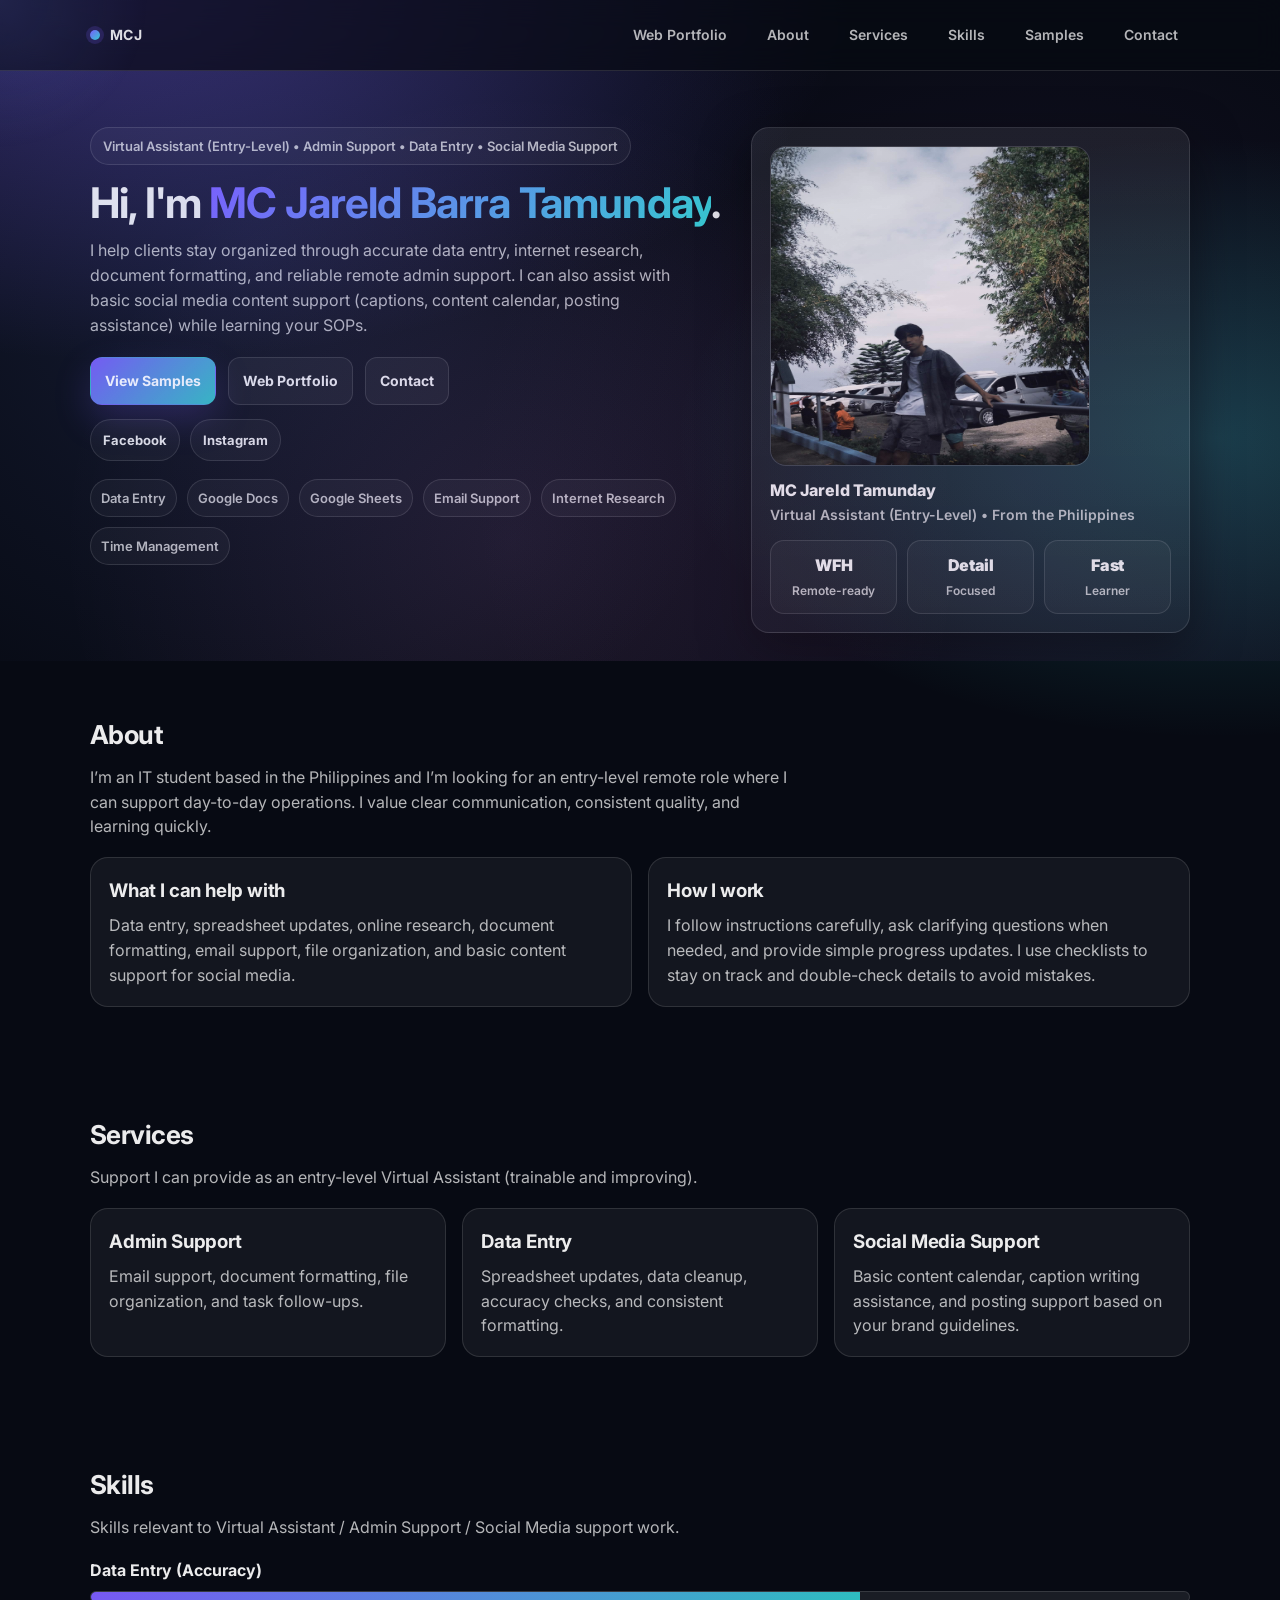
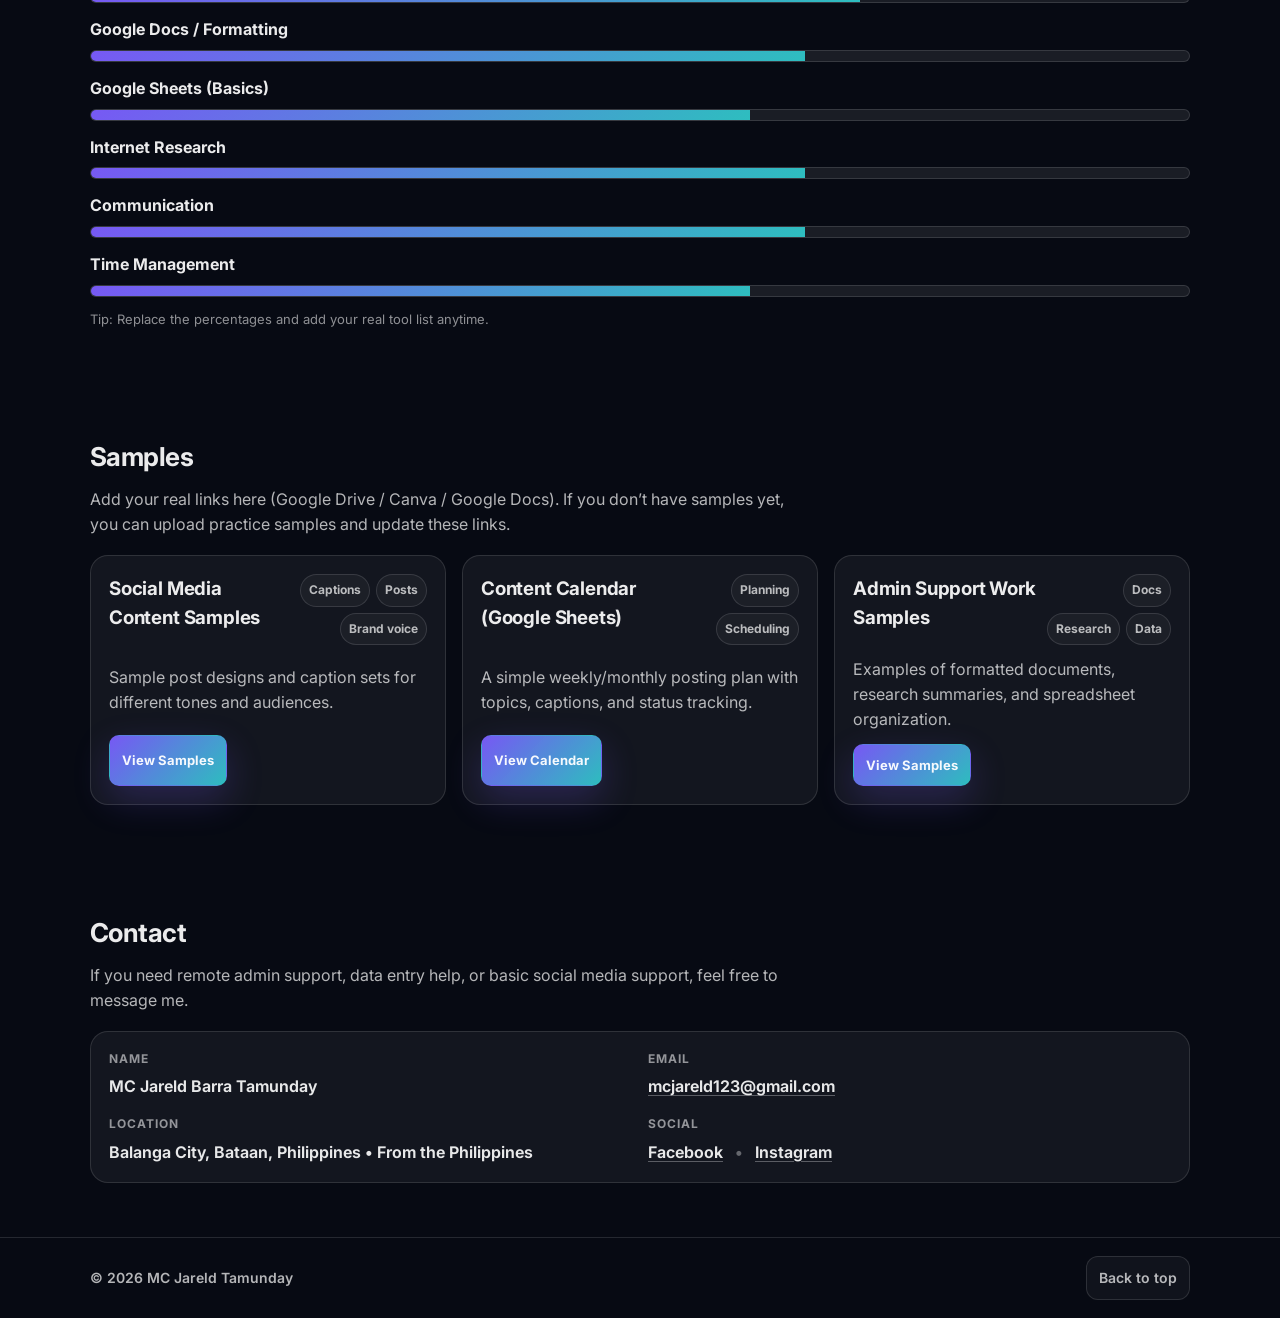
<file: va-portfolio.html>
<!doctype html>
<html lang="en">
  <head>
    <meta charset="UTF-8" />
    <meta name="viewport" content="width=device-width, initial-scale=1.0" />
    <meta name="description" content="Virtual Assistant and Social Media Support portfolio of MC Jareld Barra Tamunday." />
    <meta property="og:title" content="MC Jareld Tamunday | VA Portfolio" />
    <meta property="og:description" content="Virtual Assistant (Entry-Level) • Admin Support • Data Entry • Social Media Support" />
    <meta property="og:type" content="website" />
    <meta property="og:image" content="assets/thumbnail.svg" />
    <meta name="twitter:card" content="summary_large_image" />
    <meta name="twitter:title" content="MC Jareld Tamunday | VA Portfolio" />
    <meta name="twitter:description" content="Virtual Assistant (Entry-Level) • Admin Support • Data Entry • Social Media Support" />
    <meta name="twitter:image" content="assets/thumbnail.svg" />
    <title>MC Jareld Tamunday | VA Portfolio</title>
    <link rel="preconnect" href="https://fonts.googleapis.com" />
    <link rel="preconnect" href="https://fonts.gstatic.com" crossorigin />
    <link
      href="https://fonts.googleapis.com/css2?family=Inter:wght@400;500;600;700&display=swap"
      rel="stylesheet"
    />
    <link rel="stylesheet" href="styles.css" />
    <style>
      html {
        scroll-behavior: smooth;
      }
      .hero {
        position: relative;
        overflow: hidden;
      }
      .hero::before {
        content: '';
        position: absolute;
        top: 0;
        left: 0;
        right: 0;
        bottom: 0;
        background: 
          radial-gradient(circle at 20% 30%, rgba(102, 126, 234, 0.15) 0%, transparent 50%),
          radial-gradient(circle at 80% 70%, rgba(118, 75, 162, 0.15) 0%, transparent 50%),
          radial-gradient(circle at 40% 80%, rgba(240, 147, 251, 0.1) 0%, transparent 50%);
        animation: gradientMove 15s ease-in-out infinite;
      }
      @keyframes gradientMove {
        0%, 100% { 
          transform: translateX(0) translateY(0) scale(1);
          opacity: 1;
        }
        33% { 
          transform: translateX(30px) translateY(-30px) scale(1.1);
          opacity: 0.8;
        }
        66% { 
          transform: translateX(-20px) translateY(20px) scale(0.9);
          opacity: 0.9;
        }
      }
      .reveal {
        opacity: 0;
        transform: translateY(80px) scale(0.95);
        transition: all 1s cubic-bezier(0.16, 1, 0.3, 1);
      }
      .reveal.active {
        opacity: 1;
        transform: translateY(0) scale(1);
      }
      .service-card.reveal,
      .skill-item.reveal,
      .sample-card.reveal {
        opacity: 0;
        transform: translateY(80px) scale(0.95);
        transition: all 1s cubic-bezier(0.16, 1, 0.3, 1);
      }
      .service-card.reveal.active,
      .skill-item.reveal.active,
      .sample-card.reveal.active {
        opacity: 1;
        transform: translateY(0) scale(1);
      }
      .service-card:nth-child(1) { transition-delay: 0s; }
      .service-card:nth-child(2) { transition-delay: 0.08s; }
      .service-card:nth-child(3) { transition-delay: 0.16s; }
      .skill-item:nth-child(1) { transition-delay: 0s; }
      .skill-item:nth-child(2) { transition-delay: 0.06s; }
      .skill-item:nth-child(3) { transition-delay: 0.12s; }
      .skill-item:nth-child(4) { transition-delay: 0.18s; }
      .skill-item:nth-child(5) { transition-delay: 0.24s; }
      .sample-card:nth-child(1) { transition-delay: 0s; }
      .sample-card:nth-child(2) { transition-delay: 0.08s; }
      .sample-card:nth-child(3) { transition-delay: 0.16s; }
      
      /* Loading animation */
      .loader {
        position: fixed;
        top: 0;
        left: 0;
        width: 100%;
        height: 100%;
        background: var(--color-bg);
        display: flex;
        align-items: center;
        justify-content: center;
        z-index: 9999;
        transition: opacity 0.5s ease, visibility 0.5s ease;
      }
      .loader.hidden {
        opacity: 0;
        visibility: hidden;
      }
      .loader-circle {
        width: 50px;
        height: 50px;
        border: 3px solid var(--color-border);
        border-top-color: var(--color-primary);
        border-radius: 50%;
        animation: spin 1s linear infinite;
      }
      @keyframes spin {
        to { transform: rotate(360deg); }
      }
      
      /* Cursor glow effect */
      .cursor-glow {
        position: fixed;
        width: 300px;
        height: 300px;
        background: radial-gradient(circle, rgba(102, 126, 234, 0.15) 0%, transparent 70%);
        border-radius: 50%;
        pointer-events: none;
        z-index: 9998;
        transform: translate(-50%, -50%);
        transition: transform 0.1s ease;
      }
      
      /* Auto-hiding navbar */
      .site-header {
        transition: transform 0.3s ease;
      }
      .site-header.hidden {
        transform: translateY(-100%);
      }
    </style>
  </head>
  <body>
    <!-- Loading animation -->
    <div class="loader" id="loader">
      <div class="loader-circle"></div>
    </div>
    
    <!-- Cursor glow -->
    <div class="cursor-glow" id="cursorGlow"></div>
    
    <header class="site-header" id="top">
      <div class="container header-inner">
        <a class="brand" href="#top" aria-label="Go to top">
          <span class="brand-dot" aria-hidden="true"></span>
          <span class="brand-text">MCJ</span>
        </a>

        <nav class="nav" aria-label="Primary">
          <button class="nav-toggle" id="navToggle" type="button" aria-expanded="false" aria-controls="navMenu">
            <span class="sr-only">Toggle menu</span>
            <span class="nav-toggle-bars" aria-hidden="true"></span>
          </button>

          <div class="nav-menu" id="navMenu">
            <a class="nav-link" href="index.html">Web Portfolio</a>
            <a class="nav-link" href="#about">About</a>
            <a class="nav-link" href="#services">Services</a>
            <a class="nav-link" href="#skills">Skills</a>
            <a class="nav-link" href="#samples">Samples</a>
            <a class="nav-link" href="#contact">Contact</a>
          </div>
        </nav>
      </div>
    </header>

    <main>
      <section class="hero">
        <div class="container hero-inner">
          <div class="hero-copy">
            <p class="eyebrow">Virtual Assistant (Entry-Level) • Admin Support • Data Entry • Social Media Support</p>
            <h1 class="hero-title">
              Hi, I'm <span class="gradient">MC Jareld Barra Tamunday</span>.
            </h1>
            <p class="hero-subtitle">
              I help clients stay organized through accurate data entry, internet research, document formatting, and reliable remote admin support.
              I can also assist with basic social media content support (captions, content calendar, posting assistance) while learning your SOPs.
            </p>
            <div class="hero-cta">
              <a class="btn btn-primary" href="#samples">View Samples</a>
              <a class="btn btn-ghost" href="index.html">Web Portfolio</a>
              <a class="btn btn-ghost" href="#contact">Contact</a>
            </div>
            <div class="hero-social" aria-label="Social links">
              <a class="social-link" href="https://www.facebook.com/mcccieyyy" target="_blank" rel="noopener noreferrer">Facebook</a>
              <a class="social-link" href="https://www.instagram.com/mcieyy_" target="_blank" rel="noopener noreferrer">Instagram</a>
            </div>
            <div class="hero-badges" aria-label="Quick highlights">
              <div class="badge">Data Entry</div>
              <div class="badge">Google Docs</div>
              <div class="badge">Google Sheets</div>
              <div class="badge">Email Support</div>
              <div class="badge">Internet Research</div>
              <div class="badge">Time Management</div>
            </div>
          </div>

          <div class="hero-card" aria-label="Profile">
            <div class="profile">
              <img
                class="profile-img"
                src="assets/profile.jpg"
                alt="Portrait of MC Jareld Barra Tamunday"
                width="320"
                height="320"
              />
              <div class="profile-meta">
                <div class="profile-name">MC Jareld Tamunday</div>
                <div class="profile-role">Virtual Assistant (Entry-Level) • From the Philippines</div>
              </div>
            </div>
            <div class="profile-stats" aria-label="Stats">
              <div class="stat">
                <div class="stat-num">WFH</div>
                <div class="stat-label">Remote-ready</div>
              </div>
              <div class="stat">
                <div class="stat-num">Detail</div>
                <div class="stat-label">Focused</div>
              </div>
              <div class="stat">
                <div class="stat-num">Fast</div>
                <div class="stat-label">Learner</div>
              </div>
            </div>
          </div>
        </div>
      </section>

      <section class="section" id="about">
        <div class="container">
          <div class="section-head">
            <h2>About</h2>
            <p>
              I’m an IT student based in the Philippines and I’m looking for an entry-level remote role where I can support day-to-day operations.
              I value clear communication, consistent quality, and learning quickly.
            </p>
          </div>

          <div class="grid-2">
            <div class="card">
              <h3>What I can help with</h3>
              <p>
                Data entry, spreadsheet updates, online research, document formatting, email support, file organization, and basic content support
                for social media.
              </p>
            </div>
            <div class="card">
              <h3>How I work</h3>
              <p>
                I follow instructions carefully, ask clarifying questions when needed, and provide simple progress updates. I use checklists
                to stay on track and double-check details to avoid mistakes.
              </p>
            </div>
          </div>
        </div>
      </section>

      <section class="section" id="services">
        <div class="container">
          <div class="section-head">
            <h2>Services</h2>
            <p>Support I can provide as an entry-level Virtual Assistant (trainable and improving).</p>
          </div>

          <div class="grid-3">
            <div class="card">
              <h3>Admin Support</h3>
              <p>Email support, document formatting, file organization, and task follow-ups.</p>
            </div>
            <div class="card">
              <h3>Data Entry</h3>
              <p>Spreadsheet updates, data cleanup, accuracy checks, and consistent formatting.</p>
            </div>
            <div class="card">
              <h3>Social Media Support</h3>
              <p>Basic content calendar, caption writing assistance, and posting support based on your brand guidelines.</p>
            </div>
          </div>
        </div>
      </section>

      <section class="section" id="skills">
        <div class="container">
          <div class="section-head">
            <h2>Skills</h2>
            <p>Skills relevant to Virtual Assistant / Admin Support / Social Media support work.</p>
          </div>

          <div class="skills">
            <div class="skill">
              <div class="skill-title">Data Entry (Accuracy)</div>
              <div class="skill-bar" role="progressbar" aria-valuenow="70" aria-valuemin="0" aria-valuemax="100">
                <div class="skill-bar-fill" style="--w: 70%"></div>
              </div>
            </div>

            <div class="skill">
              <div class="skill-title">Google Docs / Formatting</div>
              <div class="skill-bar" role="progressbar" aria-valuenow="65" aria-valuemin="0" aria-valuemax="100">
                <div class="skill-bar-fill" style="--w: 65%"></div>
              </div>
            </div>

            <div class="skill">
              <div class="skill-title">Google Sheets (Basics)</div>
              <div class="skill-bar" role="progressbar" aria-valuenow="60" aria-valuemin="0" aria-valuemax="100">
                <div class="skill-bar-fill" style="--w: 60%"></div>
              </div>
            </div>

            <div class="skill">
              <div class="skill-title">Internet Research</div>
              <div class="skill-bar" role="progressbar" aria-valuenow="65" aria-valuemin="0" aria-valuemax="100">
                <div class="skill-bar-fill" style="--w: 65%"></div>
              </div>
            </div>

            <div class="skill">
              <div class="skill-title">Communication</div>
              <div class="skill-bar" role="progressbar" aria-valuenow="65" aria-valuemin="0" aria-valuemax="100">
                <div class="skill-bar-fill" style="--w: 65%"></div>
              </div>
            </div>

            <div class="skill">
              <div class="skill-title">Time Management</div>
              <div class="skill-bar" role="progressbar" aria-valuenow="60" aria-valuemin="0" aria-valuemax="100">
                <div class="skill-bar-fill" style="--w: 60%"></div>
              </div>
            </div>
          </div>

          <div class="note">
            Tip: Replace the percentages and add your real tool list anytime.
          </div>
        </div>
      </section>

      <section class="section" id="samples">
        <div class="container">
          <div class="section-head">
            <h2>Samples</h2>
            <p>
              Add your real links here (Google Drive / Canva / Google Docs). If you don’t have samples yet, you can upload practice samples
              and update these links.
            </p>
          </div>

          <div class="projects">
            <article class="project card">
              <div class="project-top">
                <h3 class="project-title">Social Media Content Samples</h3>
                <div class="project-tags">
                  <span class="tag">Captions</span>
                  <span class="tag">Posts</span>
                  <span class="tag">Brand voice</span>
                </div>
              </div>
              <p class="project-desc">Sample post designs and caption sets for different tones and audiences.</p>
              <div class="project-actions">
                <a class="btn btn-small btn-primary" href="va-samples-social.html" target="_blank">View Samples</a>
              </div>
            </article>

            <article class="project card">
              <div class="project-top">
                <h3 class="project-title">Content Calendar (Google Sheets)</h3>
                <div class="project-tags">
                  <span class="tag">Planning</span>
                  <span class="tag">Scheduling</span>
                </div>
              </div>
              <p class="project-desc">A simple weekly/monthly posting plan with topics, captions, and status tracking.</p>
              <div class="project-actions">
                <a class="btn btn-small btn-primary" href="va-samples-calendar.html" target="_blank">View Calendar</a>
              </div>
            </article>

            <article class="project card">
              <div class="project-top">
                <h3 class="project-title">Admin Support Work Samples</h3>
                <div class="project-tags">
                  <span class="tag">Docs</span>
                  <span class="tag">Research</span>
                  <span class="tag">Data</span>
                </div>
              </div>
              <p class="project-desc">Examples of formatted documents, research summaries, and spreadsheet organization.</p>
              <div class="project-actions">
                <a class="btn btn-small btn-primary" href="va-samples-admin.html" target="_blank">View Samples</a>
              </div>
            </article>
          </div>
        </div>
      </section>

      <section class="section" id="contact">
        <div class="container">
          <div class="section-head">
            <h2>Contact</h2>
            <p>If you need remote admin support, data entry help, or basic social media support, feel free to message me.</p>
          </div>

          <div class="card contact-card">
            <div class="contact-grid">
              <div>
                <div class="contact-label">Name</div>
                <div class="contact-value">MC Jareld Barra Tamunday</div>
              </div>
              <div>
                <div class="contact-label">Email</div>
                <div class="contact-value">
                  <a href="mailto:mcjareld123@gmail.com">mcjareld123@gmail.com</a>
                </div>
              </div>
              <div>
                <div class="contact-label">Location</div>
                <div class="contact-value">Balanga City, Bataan, Philippines • From the Philippines</div>
              </div>
              <div>
                <div class="contact-label">Social</div>
                <div class="contact-value">
                  <a href="https://www.facebook.com/mcccieyyy" target="_blank" rel="noopener noreferrer">Facebook</a>
                  <span class="sep">•</span>
                  <a href="https://www.instagram.com/mcieyy_" target="_blank" rel="noopener noreferrer">Instagram</a>
                </div>
              </div>
            </div>
          </div>
        </div>
      </section>
    </main>

    <footer class="site-footer">
      <div class="container footer-inner">
        <div class="footer-left">© <span id="year"></span> MC Jareld Tamunday</div>
        <a class="footer-right" href="#top">Back to top</a>
      </div>
    </footer>

    <script src="script.js"></script>
    <script>
      // Loading animation
      window.addEventListener('load', () => {
        setTimeout(() => {
          document.getElementById('loader').classList.add('hidden');
        }, 500);
      });
      
      // Cursor glow effect
      const cursorGlow = document.getElementById('cursorGlow');
      document.addEventListener('mousemove', (e) => {
        cursorGlow.style.left = e.clientX + 'px';
        cursorGlow.style.top = e.clientY + 'px';
      });
      
      // Auto-hiding navbar
      let lastScroll = 0;
      const header = document.querySelector('.site-header');
      
      window.addEventListener('scroll', () => {
        const currentScroll = window.pageYOffset;
        
        if (currentScroll > lastScroll && currentScroll > 100) {
          header.classList.add('hidden');
        } else {
          header.classList.remove('hidden');
        }
        
        lastScroll = currentScroll;
      });
      
      const revealElements = document.querySelectorAll('.service-card, .skill-item, .sample-card');
      
      const revealOnScroll = () => {
        revealElements.forEach(element => {
          const elementTop = element.getBoundingClientRect().top;
          const windowHeight = window.innerHeight;
          const revealPoint = windowHeight * 0.85;
          
          if (elementTop < revealPoint) {
            element.classList.add('reveal', 'active');
          }
        });
      };
      
      const hero = document.querySelector('.hero');
      window.addEventListener('scroll', () => {
        const scrolled = window.pageYOffset;
        if (hero) {
          hero.style.transform = `translateY(${scrolled * 0.3}px)`;
        }
      });
      
      window.addEventListener('scroll', revealOnScroll, { passive: true });
      window.addEventListener('load', revealOnScroll);
    </script>
  </body>
</html>
</file>
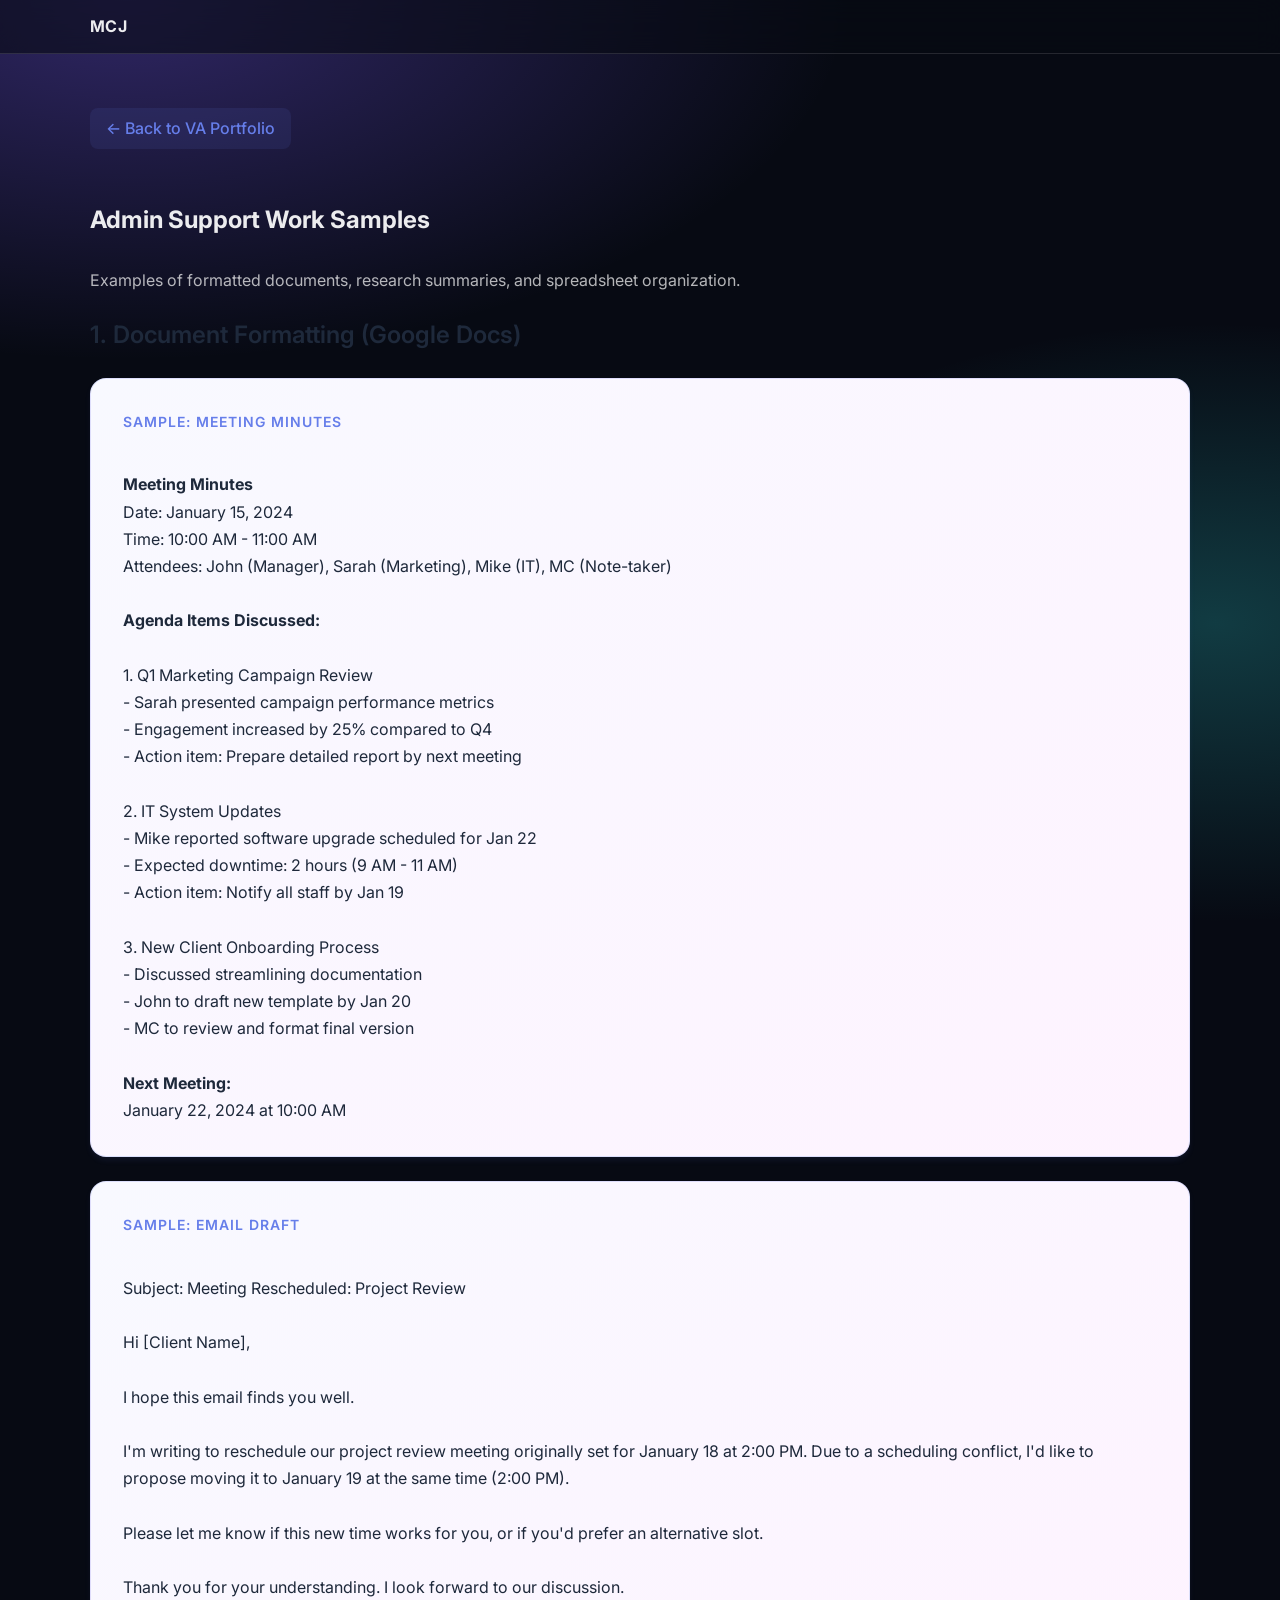
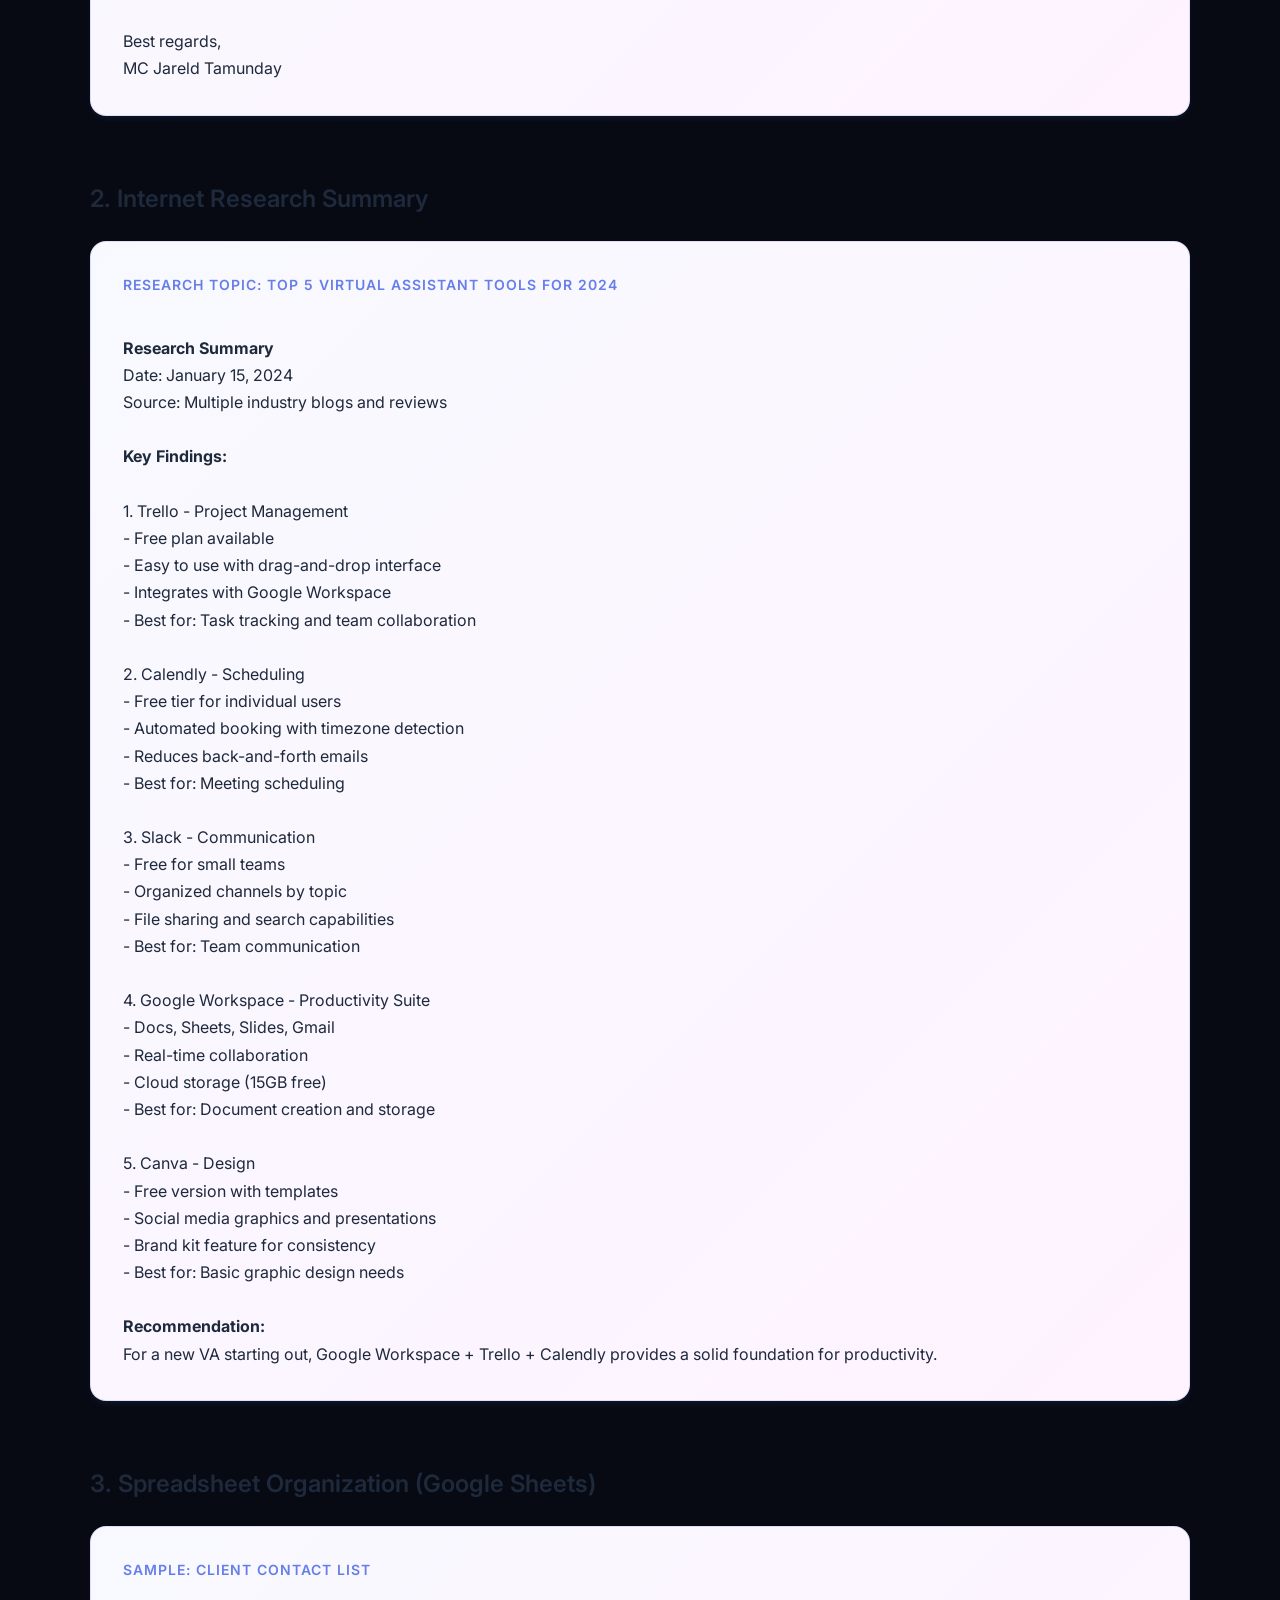
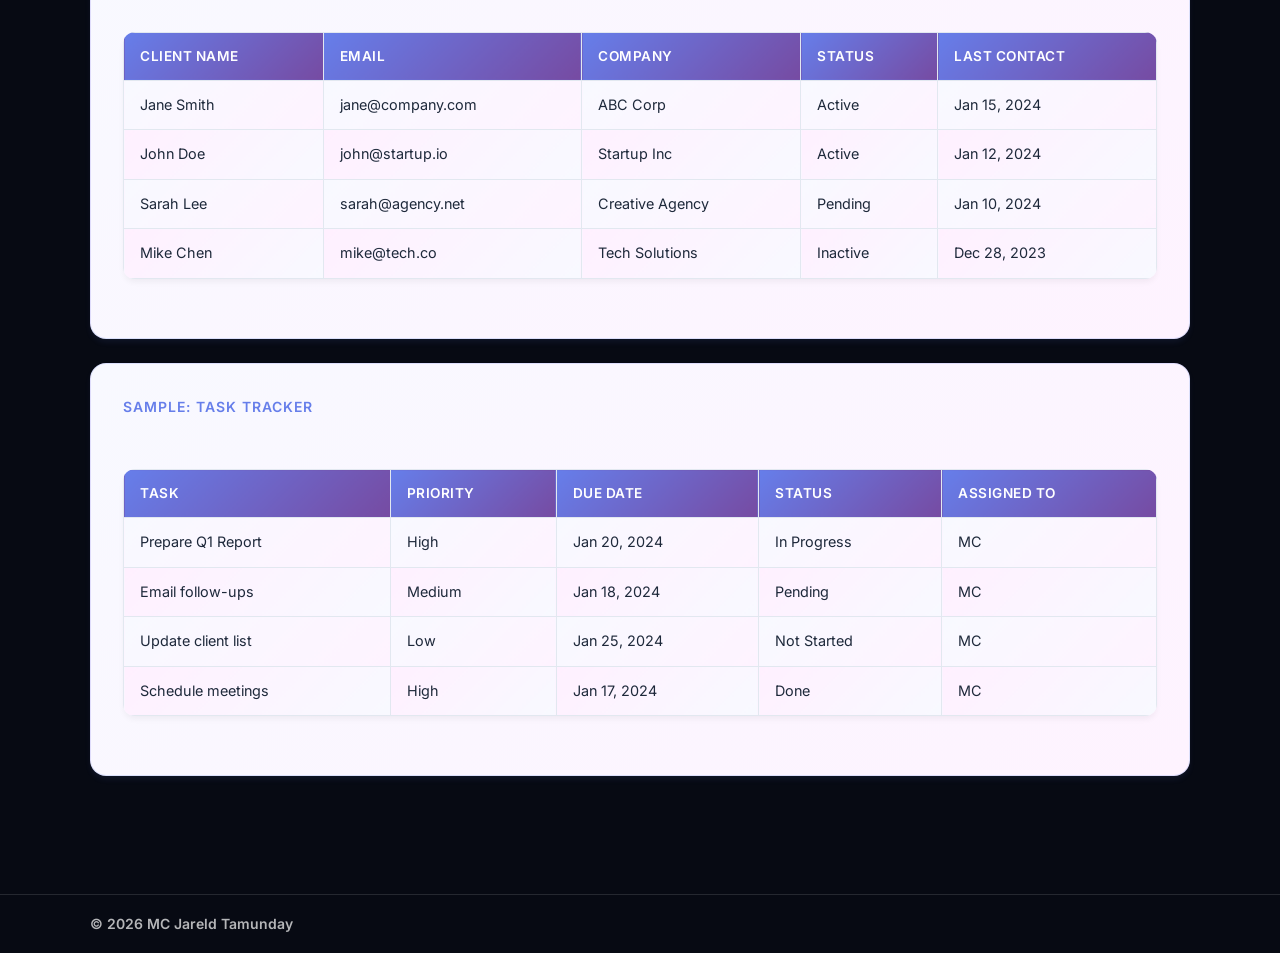
<file: va-samples-admin.html>
<!doctype html>
<html lang="en">
  <head>
    <meta charset="UTF-8" />
    <meta name="viewport" content="width=device-width, initial-scale=1.0" />
    <title>Admin Support Work Samples | MC Jareld Tamunday</title>
    <link rel="preconnect" href="https://fonts.googleapis.com" />
    <link rel="preconnect" href="https://fonts.gstatic.com" crossorigin />
    <link
      href="https://fonts.googleapis.com/css2?family=Inter:wght@400;500;600;700&display=swap"
      rel="stylesheet"
    />
    <link rel="stylesheet" href="styles.css" />
    <style>
      :root {
        --color-text: #1e293b;
        --color-muted: #64748b;
        --color-border: #e2e8f0;
        --color-bg-alt: #f8fafc;
        --color-primary: #667eea;
      }
      .sample-section {
        margin-bottom: 4rem;
      }
      .sample-section h3 {
        margin-bottom: 1.5rem;
        color: var(--color-text);
        font-size: 1.5rem;
        font-weight: 600;
      }
      .sample-box {
        background: linear-gradient(135deg, #f8f9ff 0%, #fef3ff 100%);
        padding: 2rem;
        margin-bottom: 1.5rem;
        border-radius: 16px;
        border: 1px solid rgba(102, 126, 234, 0.2);
        box-shadow: 0 4px 6px -1px rgba(102, 126, 234, 0.1);
        transition: all 0.3s ease;
      }
      .sample-box:hover {
        transform: translateY(-2px);
        box-shadow: 0 10px 15px -3px rgba(0, 0, 0, 0.1);
        border-color: #667eea;
      }
      .sample-box .label {
        font-size: 0.875rem;
        color: #667eea;
        margin-bottom: 0.75rem;
        text-transform: uppercase;
        letter-spacing: 1px;
        font-weight: 600;
      }
      .sample-box .content {
        font-size: 1rem;
        line-height: 1.7;
        color: var(--color-text);
        white-space: pre-line;
      }
      .back-link {
        display: inline-flex;
        align-items: center;
        margin-bottom: 2rem;
        color: var(--color-primary);
        text-decoration: none;
        font-weight: 500;
        padding: 0.5rem 1rem;
        background: rgba(102, 126, 234, 0.1);
        border-radius: 8px;
        transition: all 0.3s ease;
      }
      .back-link:hover {
        background: rgba(102, 126, 234, 0.2);
        transform: translateX(-4px);
      }
      .data-table {
        width: 100%;
        border-collapse: collapse;
        margin-top: 0.75rem;
        font-size: 0.9rem;
        border-radius: 12px;
        overflow: hidden;
        box-shadow: 0 4px 6px -1px rgba(0, 0, 0, 0.05);
      }
      .data-table th,
      .data-table td {
        border: 1px solid var(--color-border);
        padding: 0.75rem 1rem;
        text-align: left;
      }
      .data-table th {
        background: linear-gradient(135deg, #667eea 0%, #764ba2 100%);
        color: white;
        font-weight: 600;
        text-transform: uppercase;
        letter-spacing: 0.5px;
        font-size: 0.85rem;
      }
      .data-table td {
        background: linear-gradient(135deg, #f8f9ff 0%, #fef3ff 100%);
        color: var(--color-text);
      }
      .data-table tr:nth-child(even) td {
        background: linear-gradient(135deg, #fff0ff 0%, #f8f9ff 100%);
      }
      .data-table tr:hover td {
        background: rgba(102, 126, 234, 0.15);
      }
      .section h2 {
        font-size: 2rem;
        font-weight: 700;
        margin-bottom: 1rem;
      }
      .reveal {
        opacity: 0;
        transform: translateY(50px);
        transition: all 0.8s ease;
      }
      .reveal.active {
        opacity: 1;
        transform: translateY(0);
      }
      .sample-box.reveal {
        opacity: 0;
        transform: translateY(50px);
        transition: all 0.8s ease;
      }
      .sample-box.reveal.active {
        opacity: 1;
        transform: translateY(0);
      }
      .sample-box:nth-child(1) { transition-delay: 0.1s; }
      .sample-box:nth-child(2) { transition-delay: 0.2s; }
      .sample-box:nth-child(3) { transition-delay: 0.3s; }
      .sample-box:nth-child(4) { transition-delay: 0.4s; }
    </style>
  </head>
  <body>
    <header class="site-header">
      <div class="container header-inner">
        <a class="brand" href="va-portfolio.html">MCJ</a>
      </div>
    </header>

    <main>
      <section class="section">
        <div class="container">
          <a class="back-link" href="va-portfolio.html">← Back to VA Portfolio</a>
          
          <div class="section-head">
            <h1>Admin Support Work Samples</h1>
            <p>Examples of formatted documents, research summaries, and spreadsheet organization.</p>
          </div>

          <div class="sample-section">
            <h3>1. Document Formatting (Google Docs)</h3>
            <div class="sample-box">
              <div class="label">Sample: Meeting Minutes</div>
              <div class="content">
<strong>Meeting Minutes</strong>
Date: January 15, 2024
Time: 10:00 AM - 11:00 AM
Attendees: John (Manager), Sarah (Marketing), Mike (IT), MC (Note-taker)

<strong>Agenda Items Discussed:</strong>

1. Q1 Marketing Campaign Review
   - Sarah presented campaign performance metrics
   - Engagement increased by 25% compared to Q4
   - Action item: Prepare detailed report by next meeting

2. IT System Updates
   - Mike reported software upgrade scheduled for Jan 22
   - Expected downtime: 2 hours (9 AM - 11 AM)
   - Action item: Notify all staff by Jan 19

3. New Client Onboarding Process
   - Discussed streamlining documentation
   - John to draft new template by Jan 20
   - MC to review and format final version

<strong>Next Meeting:</strong>
January 22, 2024 at 10:00 AM
              </div>
            </div>
            <div class="sample-box">
              <div class="label">Sample: Email Draft</div>
              <div class="content">
Subject: Meeting Rescheduled: Project Review

Hi [Client Name],

I hope this email finds you well.

I'm writing to reschedule our project review meeting originally set for January 18 at 2:00 PM. Due to a scheduling conflict, I'd like to propose moving it to January 19 at the same time (2:00 PM).

Please let me know if this new time works for you, or if you'd prefer an alternative slot.

Thank you for your understanding. I look forward to our discussion.

Best regards,
MC Jareld Tamunday
              </div>
            </div>
          </div>

          <div class="sample-section">
            <h3>2. Internet Research Summary</h3>
            <div class="sample-box">
              <div class="label">Research Topic: Top 5 Virtual Assistant Tools for 2024</div>
              <div class="content">
<strong>Research Summary</strong>
Date: January 15, 2024
Source: Multiple industry blogs and reviews

<strong>Key Findings:</strong>

1. Trello - Project Management
   - Free plan available
   - Easy to use with drag-and-drop interface
   - Integrates with Google Workspace
   - Best for: Task tracking and team collaboration

2. Calendly - Scheduling
   - Free tier for individual users
   - Automated booking with timezone detection
   - Reduces back-and-forth emails
   - Best for: Meeting scheduling

3. Slack - Communication
   - Free for small teams
   - Organized channels by topic
   - File sharing and search capabilities
   - Best for: Team communication

4. Google Workspace - Productivity Suite
   - Docs, Sheets, Slides, Gmail
   - Real-time collaboration
   - Cloud storage (15GB free)
   - Best for: Document creation and storage

5. Canva - Design
   - Free version with templates
   - Social media graphics and presentations
   - Brand kit feature for consistency
   - Best for: Basic graphic design needs

<strong>Recommendation:</strong>
For a new VA starting out, Google Workspace + Trello + Calendly provides a solid foundation for productivity.
              </div>
            </div>
          </div>

          <div class="sample-section">
            <h3>3. Spreadsheet Organization (Google Sheets)</h3>
            <div class="sample-box">
              <div class="label">Sample: Client Contact List</div>
              <div class="content">
                <table class="data-table">
                  <thead>
                    <tr>
                      <th>Client Name</th>
                      <th>Email</th>
                      <th>Company</th>
                      <th>Status</th>
                      <th>Last Contact</th>
                    </tr>
                  </thead>
                  <tbody>
                    <tr>
                      <td>Jane Smith</td>
                      <td>jane@company.com</td>
                      <td>ABC Corp</td>
                      <td>Active</td>
                      <td>Jan 15, 2024</td>
                    </tr>
                    <tr>
                      <td>John Doe</td>
                      <td>john@startup.io</td>
                      <td>Startup Inc</td>
                      <td>Active</td>
                      <td>Jan 12, 2024</td>
                    </tr>
                    <tr>
                      <td>Sarah Lee</td>
                      <td>sarah@agency.net</td>
                      <td>Creative Agency</td>
                      <td>Pending</td>
                      <td>Jan 10, 2024</td>
                    </tr>
                    <tr>
                      <td>Mike Chen</td>
                      <td>mike@tech.co</td>
                      <td>Tech Solutions</td>
                      <td>Inactive</td>
                      <td>Dec 28, 2023</td>
                    </tr>
                  </tbody>
                </table>
              </div>
            </div>
            <div class="sample-box">
              <div class="label">Sample: Task Tracker</div>
              <div class="content">
                <table class="data-table">
                  <thead>
                    <tr>
                      <th>Task</th>
                      <th>Priority</th>
                      <th>Due Date</th>
                      <th>Status</th>
                      <th>Assigned To</th>
                    </tr>
                  </thead>
                  <tbody>
                    <tr>
                      <td>Prepare Q1 Report</td>
                      <td>High</td>
                      <td>Jan 20, 2024</td>
                      <td>In Progress</td>
                      <td>MC</td>
                    </tr>
                    <tr>
                      <td>Email follow-ups</td>
                      <td>Medium</td>
                      <td>Jan 18, 2024</td>
                      <td>Pending</td>
                      <td>MC</td>
                    </tr>
                    <tr>
                      <td>Update client list</td>
                      <td>Low</td>
                      <td>Jan 25, 2024</td>
                      <td>Not Started</td>
                      <td>MC</td>
                    </tr>
                    <tr>
                      <td>Schedule meetings</td>
                      <td>High</td>
                      <td>Jan 17, 2024</td>
                      <td>Done</td>
                      <td>MC</td>
                    </tr>
                  </tbody>
                </table>
              </div>
            </div>
          </div>

        </div>
      </section>
    </main>

    <footer class="site-footer">
      <div class="container footer-inner">
        <div class="footer-left">© <span id="year"></span> MC Jareld Tamunday</div>
      </div>
    </footer>

    <script src="script.js"></script>
    <script>
      const revealElements = document.querySelectorAll('.sample-box');
      
      const revealOnScroll = () => {
        revealElements.forEach(element => {
          const elementTop = element.getBoundingClientRect().top;
          const windowHeight = window.innerHeight;
          
          if (elementTop < windowHeight - 100) {
            element.classList.add('reveal', 'active');
          }
        });
      };
      
      window.addEventListener('scroll', revealOnScroll);
      window.addEventListener('load', revealOnScroll);
    </script>
  </body>
</html>
</file>
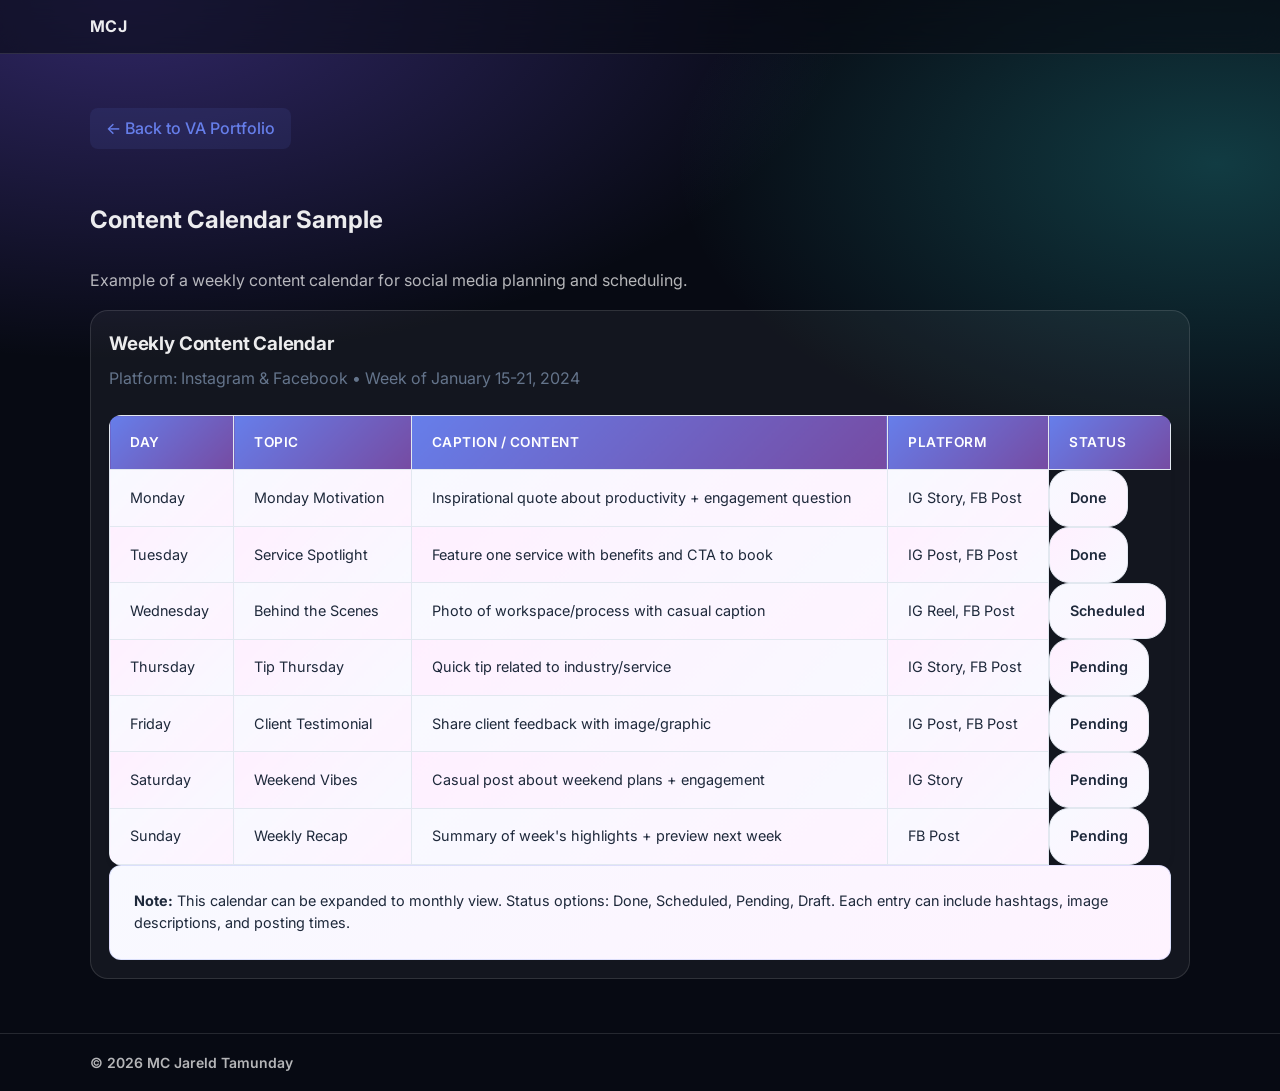
<file: va-samples-calendar.html>
<!doctype html>
<html lang="en">
  <head>
    <meta charset="UTF-8" />
    <meta name="viewport" content="width=device-width, initial-scale=1.0" />
    <title>Content Calendar Sample | MC Jareld Tamunday</title>
    <link rel="preconnect" href="https://fonts.googleapis.com" />
    <link rel="preconnect" href="https://fonts.gstatic.com" crossorigin />
    <link
      href="https://fonts.googleapis.com/css2?family=Inter:wght@400;500;600;700&display=swap"
      rel="stylesheet"
    />
    <link rel="stylesheet" href="styles.css" />
    <style>
      :root {
        --color-text: #1e293b;
        --color-muted: #64748b;
        --color-border: #e2e8f0;
        --color-bg-alt: #f8fafc;
        --color-primary: #667eea;
      }
      .calendar-table {
        width: 100%;
        border-collapse: collapse;
        margin-top: 1.5rem;
        font-size: 0.9rem;
        border-radius: 12px;
        overflow: hidden;
        box-shadow: 0 4px 6px -1px rgba(0, 0, 0, 0.05);
      }
      .calendar-table th,
      .calendar-table td {
        border: 1px solid var(--color-border);
        padding: 1rem 1.25rem;
        text-align: left;
      }
      .calendar-table th {
        background: linear-gradient(135deg, #667eea 0%, #764ba2 100%);
        color: white;
        font-weight: 600;
        text-transform: uppercase;
        letter-spacing: 0.5px;
        font-size: 0.85rem;
      }
      .calendar-table td {
        color: var(--color-text);
        background: linear-gradient(135deg, #f8f9ff 0%, #fef3ff 100%);
      }
      .calendar-table tr:nth-child(even) td {
        background: linear-gradient(135deg, #fff0ff 0%, #f8f9ff 100%);
      }
      .calendar-table tr:hover td {
        background: rgba(102, 126, 234, 0.15);
      }
      .status-pending {
        color: #f59e0b;
        font-weight: 600;
        padding: 0.25rem 0.75rem;
        background: rgba(245, 158, 11, 0.1);
        border-radius: 20px;
        display: inline-block;
      }
      .status-done {
        color: #10b981;
        font-weight: 600;
        padding: 0.25rem 0.75rem;
        background: rgba(16, 185, 129, 0.1);
        border-radius: 20px;
        display: inline-block;
      }
      .status-scheduled {
        color: #3b82f6;
        font-weight: 600;
        padding: 0.25rem 0.75rem;
        background: rgba(59, 130, 246, 0.1);
        border-radius: 20px;
        display: inline-block;
      }
      .back-link {
        display: inline-flex;
        align-items: center;
        margin-bottom: 2rem;
        color: var(--color-primary);
        text-decoration: none;
        font-weight: 500;
        padding: 0.5rem 1rem;
        background: rgba(102, 126, 234, 0.1);
        border-radius: 8px;
        transition: all 0.3s ease;
      }
      .back-link:hover {
        background: rgba(102, 126, 234, 0.2);
        transform: translateX(-4px);
      }
      .calendar-note {
        background: linear-gradient(135deg, #f8f9ff 0%, #fef3ff 100%);
        padding: 1.5rem;
        border-radius: 12px;
        font-size: 0.9rem;
        color: var(--color-text);
        border: 1px solid rgba(102, 126, 234, 0.2);
      }
      .section h2 {
        font-size: 2rem;
        font-weight: 700;
        margin-bottom: 1rem;
      }
      .reveal {
        opacity: 0;
        transform: translateY(50px);
        transition: all 0.8s ease;
      }
      .reveal.active {
        opacity: 1;
        transform: translateY(0);
      }
      .calendar-table.reveal,
      .calendar-note.reveal {
        opacity: 0;
        transform: translateY(50px);
        transition: all 0.8s ease;
      }
      .calendar-table.reveal.active,
      .calendar-note.reveal.active {
        opacity: 1;
        transform: translateY(0);
      }
    </style>
  </head>
  <body>
    <header class="site-header">
      <div class="container header-inner">
        <a class="brand" href="va-portfolio.html">MCJ</a>
      </div>
    </header>

    <main>
      <section class="section">
        <div class="container">
          <a class="back-link" href="va-portfolio.html">← Back to VA Portfolio</a>
          
          <div class="section-head">
            <h1>Content Calendar Sample</h1>
            <p>Example of a weekly content calendar for social media planning and scheduling.</p>
          </div>

          <div class="card">
            <h3>Weekly Content Calendar</h3>
            <p style="color: var(--color-muted);">Platform: Instagram & Facebook • Week of January 15-21, 2024</p>
            
            <table class="calendar-table">
              <thead>
                <tr>
                  <th>Day</th>
                  <th>Topic</th>
                  <th>Caption / Content</th>
                  <th>Platform</th>
                  <th>Status</th>
                </tr>
              </thead>
              <tbody>
                <tr>
                  <td>Monday</td>
                  <td>Monday Motivation</td>
                  <td>Inspirational quote about productivity + engagement question</td>
                  <td>IG Story, FB Post</td>
                  <td class="status-done">Done</td>
                </tr>
                <tr>
                  <td>Tuesday</td>
                  <td>Service Spotlight</td>
                  <td>Feature one service with benefits and CTA to book</td>
                  <td>IG Post, FB Post</td>
                  <td class="status-done">Done</td>
                </tr>
                <tr>
                  <td>Wednesday</td>
                  <td>Behind the Scenes</td>
                  <td>Photo of workspace/process with casual caption</td>
                  <td>IG Reel, FB Post</td>
                  <td class="status-scheduled">Scheduled</td>
                </tr>
                <tr>
                  <td>Thursday</td>
                  <td>Tip Thursday</td>
                  <td>Quick tip related to industry/service</td>
                  <td>IG Story, FB Post</td>
                  <td class="status-pending">Pending</td>
                </tr>
                <tr>
                  <td>Friday</td>
                  <td>Client Testimonial</td>
                  <td>Share client feedback with image/graphic</td>
                  <td>IG Post, FB Post</td>
                  <td class="status-pending">Pending</td>
                </tr>
                <tr>
                  <td>Saturday</td>
                  <td>Weekend Vibes</td>
                  <td>Casual post about weekend plans + engagement</td>
                  <td>IG Story</td>
                  <td class="status-pending">Pending</td>
                </tr>
                <tr>
                  <td>Sunday</td>
                  <td>Weekly Recap</td>
                  <td>Summary of week's highlights + preview next week</td>
                  <td>FB Post</td>
                  <td class="status-pending">Pending</td>
                </tr>
              </tbody>
            </table>

            <div class="calendar-note">
              <strong>Note:</strong> This calendar can be expanded to monthly view. Status options: Done, Scheduled, Pending, Draft. Each entry can include hashtags, image descriptions, and posting times.
            </div>
          </div>

        </div>
      </section>
    </main>

    <footer class="site-footer">
      <div class="container footer-inner">
        <div class="footer-left">© <span id="year"></span> MC Jareld Tamunday</div>
      </div>
    </footer>

    <script src="script.js"></script>
    <script>
      const revealElements = document.querySelectorAll('.calendar-table, .calendar-note');
      
      const revealOnScroll = () => {
        revealElements.forEach(element => {
          const elementTop = element.getBoundingClientRect().top;
          const windowHeight = window.innerHeight;
          
          if (elementTop < windowHeight - 100) {
            element.classList.add('reveal', 'active');
          }
        });
      };
      
      window.addEventListener('scroll', revealOnScroll);
      window.addEventListener('load', revealOnScroll);
    </script>
  </body>
</html>
</file>
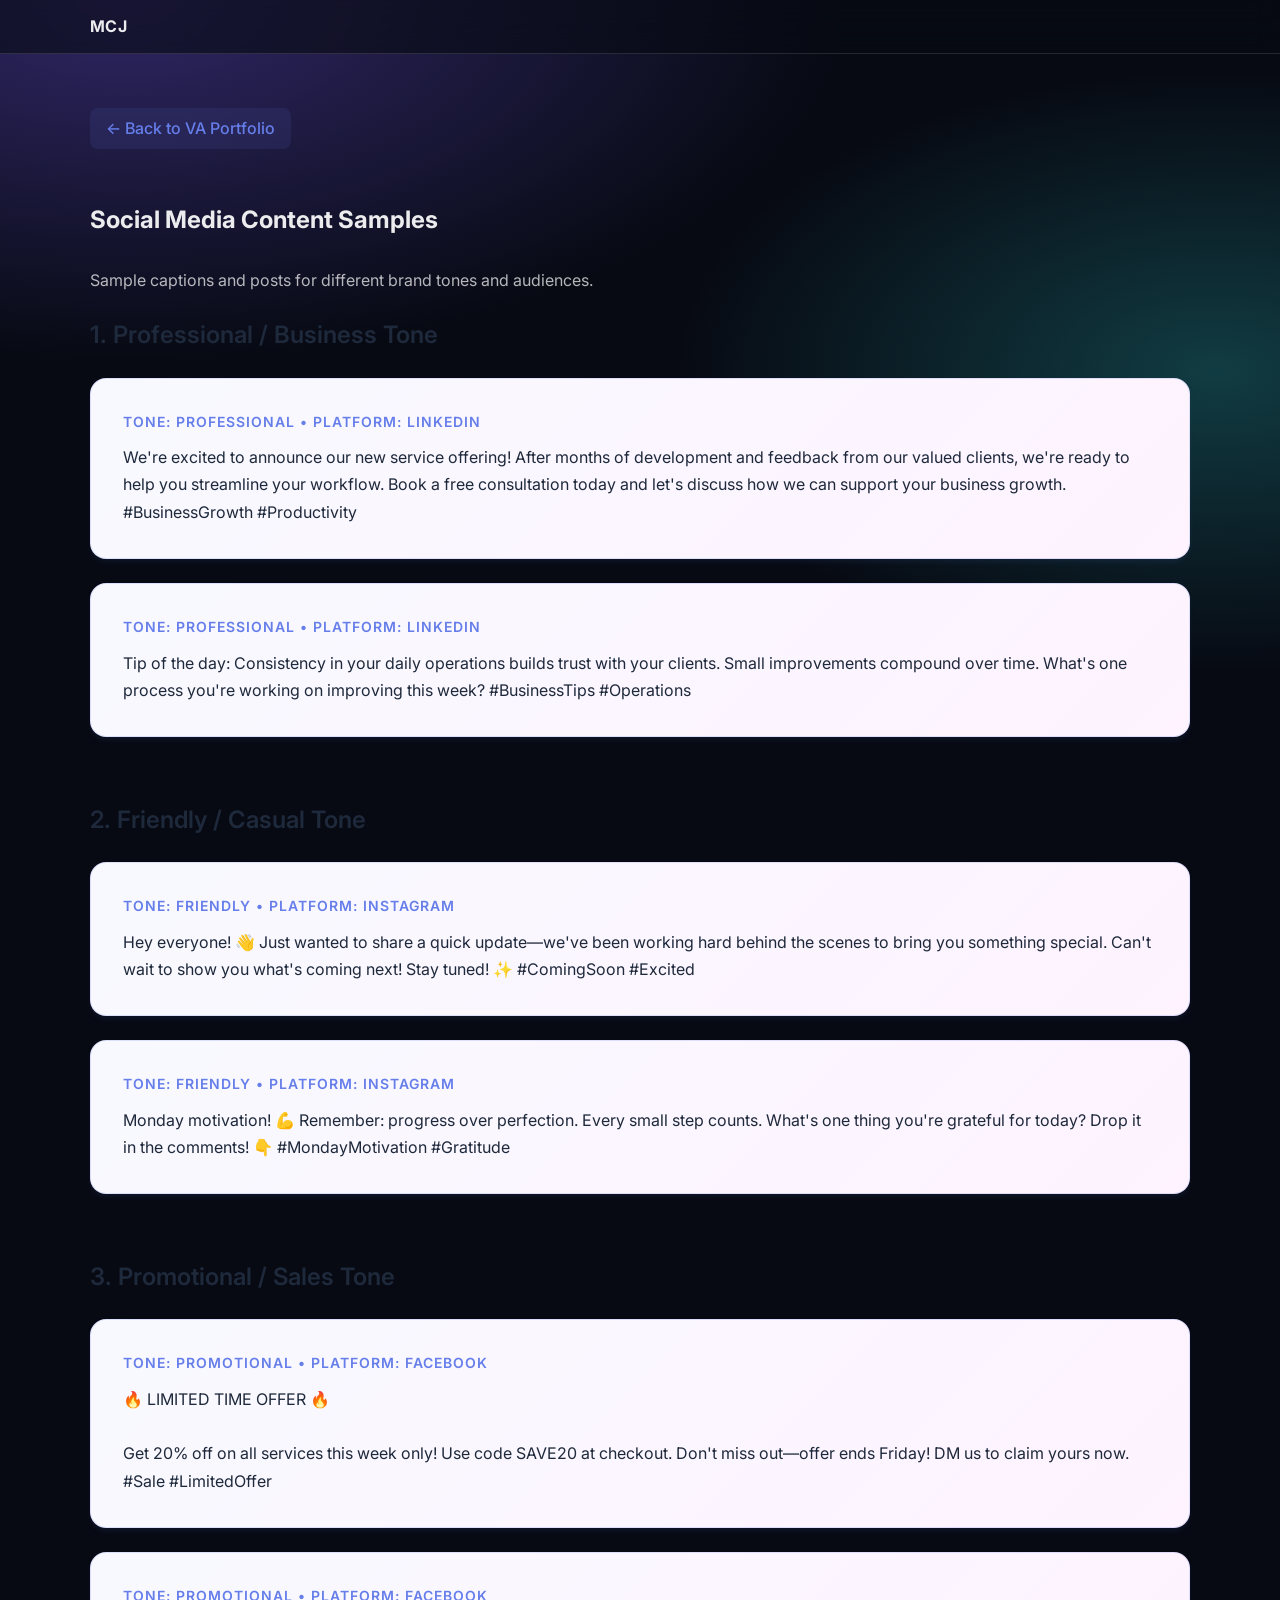
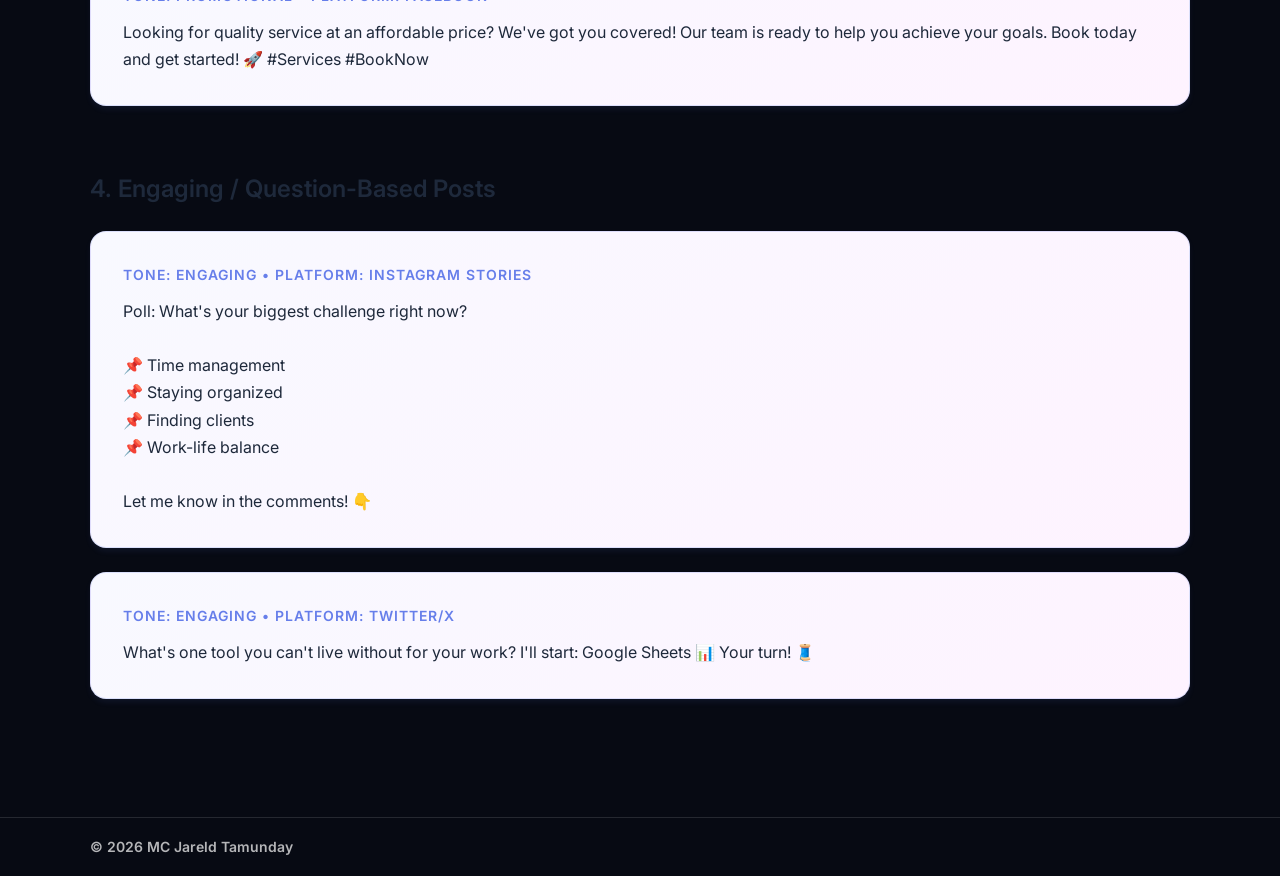
<file: va-samples-social.html>
<!doctype html>
<html lang="en">
  <head>
    <meta charset="UTF-8" />
    <meta name="viewport" content="width=device-width, initial-scale=1.0" />
    <title>Social Media Content Samples | MC Jareld Tamunday</title>
    <link rel="preconnect" href="https://fonts.googleapis.com" />
    <link rel="preconnect" href="https://fonts.gstatic.com" crossorigin />
    <link
      href="https://fonts.googleapis.com/css2?family=Inter:wght@400;500;600;700&display=swap"
      rel="stylesheet"
    />
    <link rel="stylesheet" href="styles.css" />
    <style>
      :root {
        --color-text: #1e293b;
        --color-muted: #64748b;
        --color-border: #e2e8f0;
        --color-bg-alt: #f8fafc;
        --color-primary: #667eea;
      }
      .sample-section {
        margin-bottom: 4rem;
      }
      .sample-section h3 {
        margin-bottom: 1.5rem;
        color: var(--color-text);
        font-size: 1.5rem;
        font-weight: 600;
      }
      .sample-box {
        background: linear-gradient(135deg, #f8f9ff 0%, #fef3ff 100%);
        padding: 2rem;
        margin-bottom: 1.5rem;
        border-radius: 16px;
        border: 1px solid rgba(102, 126, 234, 0.2);
        box-shadow: 0 4px 6px -1px rgba(102, 126, 234, 0.1);
        transition: all 0.3s ease;
      }
      .sample-box:hover {
        transform: translateY(-2px);
        box-shadow: 0 10px 15px -3px rgba(0, 0, 0, 0.1);
        border-color: #667eea;
      }
      .sample-box .tone {
        font-size: 0.875rem;
        color: #667eea;
        margin-bottom: 0.75rem;
        text-transform: uppercase;
        letter-spacing: 1px;
        font-weight: 600;
      }
      .sample-box .caption {
        font-size: 1rem;
        line-height: 1.7;
        color: var(--color-text);
      }
      .sample-box .hashtags {
        margin-top: 1rem;
        color: #667eea;
        font-size: 0.9rem;
        font-weight: 500;
      }
      .back-link {
        display: inline-flex;
        align-items: center;
        margin-bottom: 2rem;
        color: var(--color-primary);
        text-decoration: none;
        font-weight: 500;
        padding: 0.5rem 1rem;
        background: rgba(102, 126, 234, 0.1);
        border-radius: 8px;
        transition: all 0.3s ease;
      }
      .back-link:hover {
        background: rgba(102, 126, 234, 0.2);
        transform: translateX(-4px);
      }
      .section h2 {
        font-size: 2rem;
        font-weight: 700;
        margin-bottom: 1rem;
      }
      .reveal {
        opacity: 0;
        transform: translateY(50px);
        transition: all 0.8s ease;
      }
      .reveal.active {
        opacity: 1;
        transform: translateY(0);
      }
      .sample-box.reveal {
        opacity: 0;
        transform: translateY(50px);
        transition: all 0.8s ease;
      }
      .sample-box.reveal.active {
        opacity: 1;
        transform: translateY(0);
      }
      .sample-box:nth-child(1) { transition-delay: 0.1s; }
      .sample-box:nth-child(2) { transition-delay: 0.2s; }
      .sample-box:nth-child(3) { transition-delay: 0.3s; }
      .sample-box:nth-child(4) { transition-delay: 0.4s; }
    </style>
  </head>
  <body>
    <header class="site-header">
      <div class="container header-inner">
        <a class="brand" href="va-portfolio.html">MCJ</a>
      </div>
    </header>

    <main>
      <section class="section">
        <div class="container">
          <a class="back-link" href="va-portfolio.html">← Back to VA Portfolio</a>
          
          <div class="section-head">
            <h1>Social Media Content Samples</h1>
            <p>Sample captions and posts for different brand tones and audiences.</p>
          </div>

          <div class="sample-section">
            <h3>1. Professional / Business Tone</h3>
            <div class="sample-box">
              <div class="tone">Tone: Professional • Platform: LinkedIn</div>
              <div class="caption">
                We're excited to announce our new service offering! After months of development and feedback from our valued clients, we're ready to help you streamline your workflow. Book a free consultation today and let's discuss how we can support your business growth. #BusinessGrowth #Productivity
              </div>
            </div>
            <div class="sample-box">
              <div class="tone">Tone: Professional • Platform: LinkedIn</div>
              <div class="caption">
                Tip of the day: Consistency in your daily operations builds trust with your clients. Small improvements compound over time. What's one process you're working on improving this week? #BusinessTips #Operations
              </div>
            </div>
          </div>

          <div class="sample-section">
            <h3>2. Friendly / Casual Tone</h3>
            <div class="sample-box">
              <div class="tone">Tone: Friendly • Platform: Instagram</div>
              <div class="caption">
                Hey everyone! 👋 Just wanted to share a quick update—we've been working hard behind the scenes to bring you something special. Can't wait to show you what's coming next! Stay tuned! ✨ #ComingSoon #Excited
              </div>
            </div>
            <div class="sample-box">
              <div class="tone">Tone: Friendly • Platform: Instagram</div>
              <div class="caption">
                Monday motivation! 💪 Remember: progress over perfection. Every small step counts. What's one thing you're grateful for today? Drop it in the comments! 👇 #MondayMotivation #Gratitude
              </div>
            </div>
          </div>

          <div class="sample-section">
            <h3>3. Promotional / Sales Tone</h3>
            <div class="sample-box">
              <div class="tone">Tone: Promotional • Platform: Facebook</div>
              <div class="caption">
                🔥 LIMITED TIME OFFER 🔥<br><br>
                Get 20% off on all services this week only! Use code SAVE20 at checkout. Don't miss out—offer ends Friday! DM us to claim yours now. #Sale #LimitedOffer
              </div>
            </div>
            <div class="sample-box">
              <div class="tone">Tone: Promotional • Platform: Facebook</div>
              <div class="caption">
                Looking for quality service at an affordable price? We've got you covered! Our team is ready to help you achieve your goals. Book today and get started! 🚀 #Services #BookNow
              </div>
            </div>
          </div>

          <div class="sample-section">
            <h3>4. Engaging / Question-Based Posts</h3>
            <div class="sample-box">
              <div class="tone">Tone: Engaging • Platform: Instagram Stories</div>
              <div class="caption">
                Poll: What's your biggest challenge right now?<br><br>
                📌 Time management<br>
                📌 Staying organized<br>
                📌 Finding clients<br>
                📌 Work-life balance<br><br>
                Let me know in the comments! 👇
              </div>
            </div>
            <div class="sample-box">
              <div class="tone">Tone: Engaging • Platform: Twitter/X</div>
              <div class="caption">
                What's one tool you can't live without for your work? I'll start: Google Sheets 📊 Your turn! 🧵
              </div>
            </div>
          </div>

        </div>
      </section>
    </main>

    <footer class="site-footer">
      <div class="container footer-inner">
        <div class="footer-left">© <span id="year"></span> MC Jareld Tamunday</div>
      </div>
    </footer>

    <script src="script.js"></script>
    <script>
      const revealElements = document.querySelectorAll('.sample-box');
      
      const revealOnScroll = () => {
        revealElements.forEach(element => {
          const elementTop = element.getBoundingClientRect().top;
          const windowHeight = window.innerHeight;
          
          if (elementTop < windowHeight - 100) {
            element.classList.add('reveal', 'active');
          }
        });
      };
      
      window.addEventListener('scroll', revealOnScroll);
      window.addEventListener('load', revealOnScroll);
    </script>
  </body>
</html>
</file>
<file: styles.css>
:root {
  --bg: #070a13;
  --panel: rgba(255, 255, 255, 0.06);
  --panel-2: rgba(255, 255, 255, 0.08);
  --text: rgba(255, 255, 255, 0.92);
  --muted: rgba(255, 255, 255, 0.7);
  --faint: rgba(255, 255, 255, 0.55);
  --border: rgba(255, 255, 255, 0.12);
  --shadow: 0 16px 48px rgba(0, 0, 0, 0.55);

  --accent: #7c5cff;
  --accent-2: #30cfd0;
  --radius: 18px;

  --container: 1100px;
}

* {
  box-sizing: border-box;
}

html {
  scroll-behavior: smooth;
}

body {
  margin: 0;
  font-family: Inter, system-ui, -apple-system, Segoe UI, Roboto, Arial, sans-serif;
  color: var(--text);
  background: radial-gradient(1200px 600px at 10% 0%, rgba(124, 92, 255, 0.35), transparent 60%),
    radial-gradient(900px 500px at 95% 15%, rgba(48, 207, 208, 0.25), transparent 60%),
    var(--bg);
  line-height: 1.55;
}

a {
  color: inherit;
  text-decoration: none;
}

img {
  max-width: 100%;
  display: block;
}

.container {
  width: min(var(--container), calc(100% - 40px));
  margin: 0 auto;
}

.sr-only {
  position: absolute;
  width: 1px;
  height: 1px;
  padding: 0;
  margin: -1px;
  overflow: hidden;
  clip: rect(0, 0, 0, 0);
  white-space: nowrap;
  border: 0;
}

.site-header {
  position: sticky;
  top: 0;
  z-index: 20;
  backdrop-filter: blur(14px);
  -webkit-backdrop-filter: blur(14px);
  background: rgba(7, 10, 19, 0.6);
  border-bottom: 1px solid var(--border);
}

.header-inner {
  display: flex;
  align-items: center;
  justify-content: space-between;
  padding: 14px 0;
  gap: 14px;
}

.brand {
  display: inline-flex;
  align-items: center;
  gap: 10px;
  font-weight: 700;
  letter-spacing: 0.4px;
}

.brand-dot {
  width: 10px;
  height: 10px;
  border-radius: 999px;
  background: linear-gradient(135deg, var(--accent), var(--accent-2));
  box-shadow: 0 0 0 4px rgba(124, 92, 255, 0.18);
}

.brand-text {
  font-size: 14px;
  opacity: 0.95;
}

.nav {
  display: flex;
  align-items: center;
  gap: 10px;
}

.nav-menu {
  display: flex;
  align-items: center;
  gap: 16px;
}

.nav-link {
  color: var(--muted);
  font-weight: 600;
  font-size: 14px;
  padding: 10px 12px;
  border-radius: 999px;
  transition: background 160ms ease, color 160ms ease;
}

.nav-link:hover {
  background: rgba(255, 255, 255, 0.06);
  color: rgba(255, 255, 255, 0.92);
}

.nav-link.active {
  background: rgba(124, 92, 255, 0.18);
  color: rgba(255, 255, 255, 0.95);
}

.nav-toggle {
  display: none;
  background: rgba(255, 255, 255, 0.06);
  border: 1px solid var(--border);
  border-radius: 12px;
  padding: 10px 12px;
  color: var(--text);
}

.nav-toggle-bars {
  width: 18px;
  height: 2px;
  background: currentColor;
  display: block;
  position: relative;
}

.nav-toggle-bars::before,
.nav-toggle-bars::after {
  content: "";
  position: absolute;
  left: 0;
  width: 18px;
  height: 2px;
  background: currentColor;
}

.nav-toggle-bars::before {
  top: -6px;
}

.nav-toggle-bars::after {
  top: 6px;
}

.hero {
  padding: 56px 0 28px;
}

.hero-inner {
  display: grid;
  grid-template-columns: 1.3fr 0.9fr;
  gap: 28px;
  align-items: stretch;
}

.eyebrow {
  display: inline-block;
  color: var(--muted);
  border: 1px solid var(--border);
  background: rgba(255, 255, 255, 0.04);
  padding: 8px 12px;
  border-radius: 999px;
  font-weight: 600;
  font-size: 13px;
  margin: 0 0 14px;
}

.hero-title {
  margin: 0 0 12px;
  font-size: clamp(30px, 3.3vw, 44px);
  line-height: 1.12;
  letter-spacing: -0.02em;
}

.gradient {
  background: linear-gradient(135deg, rgba(124, 92, 255, 1), rgba(48, 207, 208, 1));
  -webkit-background-clip: text;
  background-clip: text;
  color: transparent;
}

.hero-subtitle {
  margin: 0;
  color: var(--muted);
  font-size: 16px;
  max-width: 60ch;
}

.hero-cta {
  display: flex;
  gap: 12px;
  margin-top: 20px;
  flex-wrap: wrap;
}

.hero-social {
  display: flex;
  flex-wrap: wrap;
  gap: 10px;
  margin-top: 14px;
}

.social-link {
  display: inline-flex;
  align-items: center;
  justify-content: center;
  padding: 10px 12px;
  border-radius: 999px;
  border: 1px solid rgba(255, 255, 255, 0.12);
  background: rgba(255, 255, 255, 0.04);
  color: rgba(255, 255, 255, 0.88);
  font-weight: 700;
  font-size: 13px;
  transition: background 160ms ease, border-color 160ms ease, transform 120ms ease;
}

.social-link:hover {
  background: rgba(255, 255, 255, 0.08);
  border-color: rgba(255, 255, 255, 0.18);
}

.social-link:active {
  transform: translateY(1px);
}

.btn {
  display: inline-flex;
  align-items: center;
  justify-content: center;
  padding: 12px 14px;
  border-radius: 12px;
  font-weight: 700;
  font-size: 14px;
  border: 1px solid transparent;
  transition: transform 120ms ease, background 160ms ease, border-color 160ms ease;
  user-select: none;
}

.btn:active {
  transform: translateY(1px);
}

.btn-primary {
  background: linear-gradient(135deg, rgba(124, 92, 255, 0.95), rgba(48, 207, 208, 0.9));
  color: rgba(255, 255, 255, 0.95);
  box-shadow: 0 14px 36px rgba(124, 92, 255, 0.22);
}

.btn-primary:hover {
  filter: brightness(1.05);
}

.btn-ghost {
  background: rgba(255, 255, 255, 0.05);
  border-color: rgba(255, 255, 255, 0.12);
  color: rgba(255, 255, 255, 0.9);
}

.btn-ghost:hover {
  background: rgba(255, 255, 255, 0.08);
}

.btn-small {
  padding: 10px 12px;
  border-radius: 10px;
  font-weight: 700;
  font-size: 13px;
}

.hero-badges {
  display: flex;
  flex-wrap: wrap;
  gap: 10px;
  margin-top: 18px;
}

.badge {
  padding: 8px 10px;
  border: 1px solid var(--border);
  border-radius: 999px;
  color: var(--muted);
  background: rgba(255, 255, 255, 0.04);
  font-size: 13px;
  font-weight: 600;
}

.hero-card {
  background: linear-gradient(180deg, rgba(255, 255, 255, 0.08), rgba(255, 255, 255, 0.04));
  border: 1px solid var(--border);
  border-radius: var(--radius);
  box-shadow: var(--shadow);
  padding: 18px;
  display: grid;
  gap: 14px;
}

.profile {
  display: grid;
  gap: 12px;
}

.profile-img {
  border-radius: 16px;
  background: rgba(255, 255, 255, 0.04);
  border: 1px solid rgba(255, 255, 255, 0.12);
}

.profile-meta {
  display: grid;
  gap: 2px;
}

.profile-name {
  font-weight: 800;
}

.profile-role {
  color: var(--muted);
  font-weight: 600;
  font-size: 14px;
}

.profile-stats {
  display: grid;
  grid-template-columns: repeat(3, 1fr);
  gap: 10px;
}

.stat {
  background: rgba(255, 255, 255, 0.04);
  border: 1px solid rgba(255, 255, 255, 0.12);
  border-radius: 14px;
  padding: 12px 10px;
  text-align: center;
}

.stat-num {
  font-weight: 900;
  letter-spacing: -0.02em;
}

.stat-label {
  margin-top: 4px;
  color: var(--muted);
  font-size: 12px;
  font-weight: 600;
}

.section {
  padding: 54px 0;
}

.section-head {
  display: grid;
  gap: 10px;
  margin-bottom: 18px;
}

.section-head h2 {
  margin: 0;
  font-size: 26px;
  letter-spacing: -0.02em;
}

.section-head p {
  margin: 0;
  color: var(--muted);
  max-width: 70ch;
}

.grid-2 {
  display: grid;
  grid-template-columns: repeat(2, 1fr);
  gap: 16px;
}

.grid-3 {
  display: grid;
  grid-template-columns: repeat(3, 1fr);
  gap: 16px;
}

.card {
  background: rgba(255, 255, 255, 0.05);
  border: 1px solid var(--border);
  border-radius: var(--radius);
  padding: 18px;
}

.card h3 {
  margin: 0 0 8px;
  letter-spacing: -0.01em;
}

.card p {
  margin: 0;
  color: var(--muted);
}

.skills {
  display: grid;
  gap: 14px;
}

.skill-title {
  font-weight: 700;
  margin-bottom: 8px;
}

.skill-bar {
  height: 12px;
  border-radius: 999px;
  background: rgba(255, 255, 255, 0.08);
  border: 1px solid rgba(255, 255, 255, 0.12);
  overflow: hidden;
}

.skill-bar-fill {
  width: var(--w);
  height: 100%;
  background: linear-gradient(135deg, rgba(124, 92, 255, 0.95), rgba(48, 207, 208, 0.9));
}

.projects {
  display: grid;
  grid-template-columns: repeat(3, 1fr);
  gap: 16px;
}

.project {
  display: grid;
  gap: 12px;
}

.project-top {
  display: flex;
  align-items: flex-start;
  justify-content: space-between;
  gap: 10px;
}

.project-title {
  margin: 0;
}

.project-tags {
  display: inline-flex;
  flex-wrap: wrap;
  gap: 6px;
  justify-content: flex-end;
}

.tag {
  font-size: 12px;
  font-weight: 700;
  padding: 6px 8px;
  border-radius: 999px;
  border: 1px solid rgba(255, 255, 255, 0.12);
  background: rgba(255, 255, 255, 0.04);
  color: var(--muted);
}

.project-desc {
  margin: 0;
  color: var(--muted);
}

.project-actions {
  display: flex;
  gap: 10px;
  flex-wrap: wrap;
}

.note {
  margin-top: 12px;
  color: var(--faint);
  font-size: 13px;
}

.note code {
  font-family: ui-monospace, SFMono-Regular, Menlo, Monaco, Consolas, "Liberation Mono", "Courier New", monospace;
  font-size: 12px;
  padding: 2px 6px;
  border-radius: 8px;
  border: 1px solid rgba(255, 255, 255, 0.12);
  background: rgba(255, 255, 255, 0.04);
}

.contact-card a {
  color: rgba(255, 255, 255, 0.9);
  text-decoration: underline;
  text-decoration-color: rgba(255, 255, 255, 0.3);
  text-underline-offset: 3px;
}

.contact-grid {
  display: grid;
  grid-template-columns: repeat(2, 1fr);
  gap: 16px;
}

.contact-label {
  color: var(--faint);
  font-weight: 700;
  font-size: 12px;
  text-transform: uppercase;
  letter-spacing: 0.08em;
}

.contact-value {
  margin-top: 6px;
  font-weight: 650;
  color: rgba(255, 255, 255, 0.9);
}

.sep {
  color: rgba(255, 255, 255, 0.35);
  margin: 0 8px;
}

.site-footer {
  border-top: 1px solid var(--border);
  background: rgba(7, 10, 19, 0.6);
}

.footer-inner {
  display: flex;
  align-items: center;
  justify-content: space-between;
  padding: 18px 0;
  gap: 12px;
  color: var(--muted);
  font-weight: 600;
  font-size: 14px;
}

.footer-right {
  padding: 10px 12px;
  border-radius: 12px;
  border: 1px solid rgba(255, 255, 255, 0.12);
  background: rgba(255, 255, 255, 0.04);
}

.footer-right:hover {
  background: rgba(255, 255, 255, 0.07);
}

@media (max-width: 900px) {
  .hero-inner {
    grid-template-columns: 1fr;
  }

  .projects {
    grid-template-columns: 1fr;
  }

  .grid-3 {
    grid-template-columns: 1fr;
  }

  .grid-2 {
    grid-template-columns: 1fr;
  }

  .contact-grid {
    grid-template-columns: 1fr;
  }
}

@media (max-width: 720px) {
  .nav-toggle {
    display: inline-flex;
  }

  .nav-menu {
    position: absolute;
    right: 20px;
    top: 62px;
    display: none;
    flex-direction: column;
    align-items: stretch;
    gap: 6px;
    padding: 10px;
    border-radius: 16px;
    border: 1px solid rgba(255, 255, 255, 0.12);
    background: rgba(7, 10, 19, 0.9);
    width: min(260px, calc(100vw - 40px));
    box-shadow: var(--shadow);
  }

  .nav-menu.open {
    display: flex;
  }

  .nav-link {
    width: 100%;
  }
}
</file>
